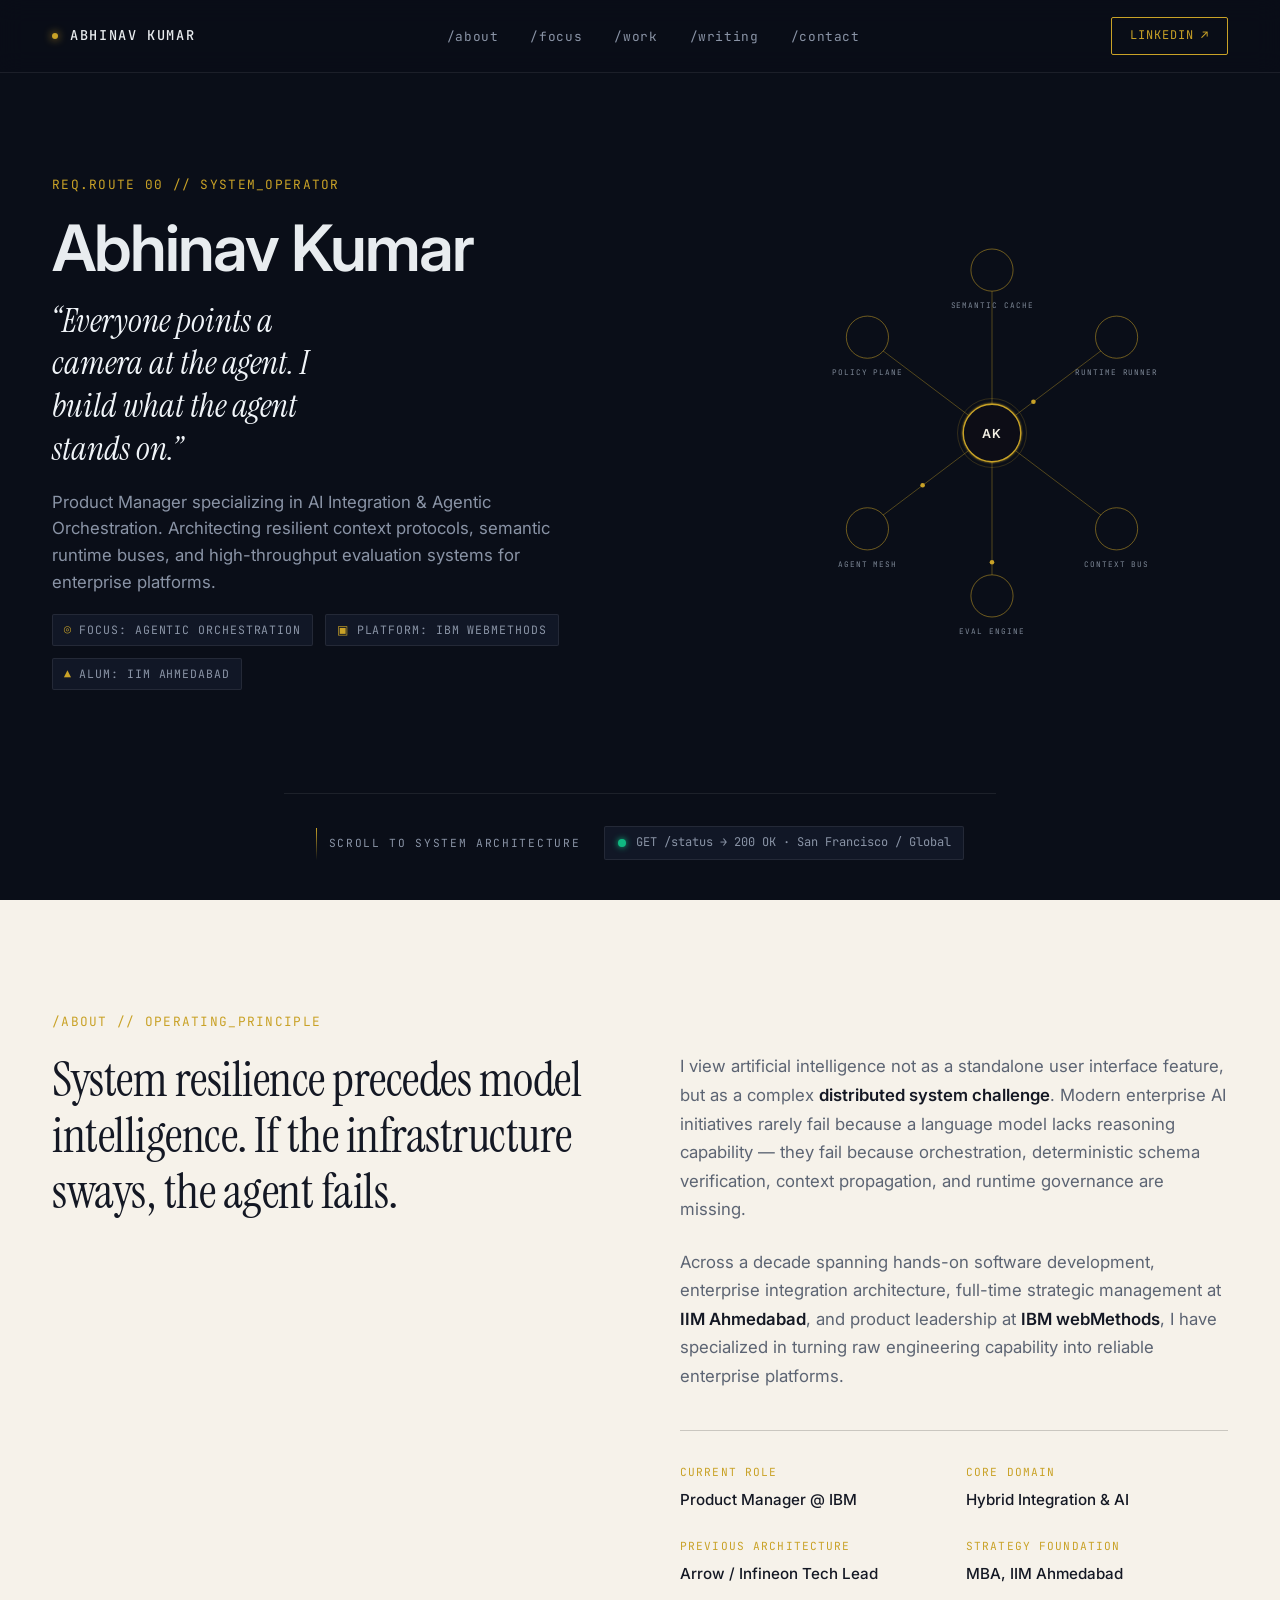
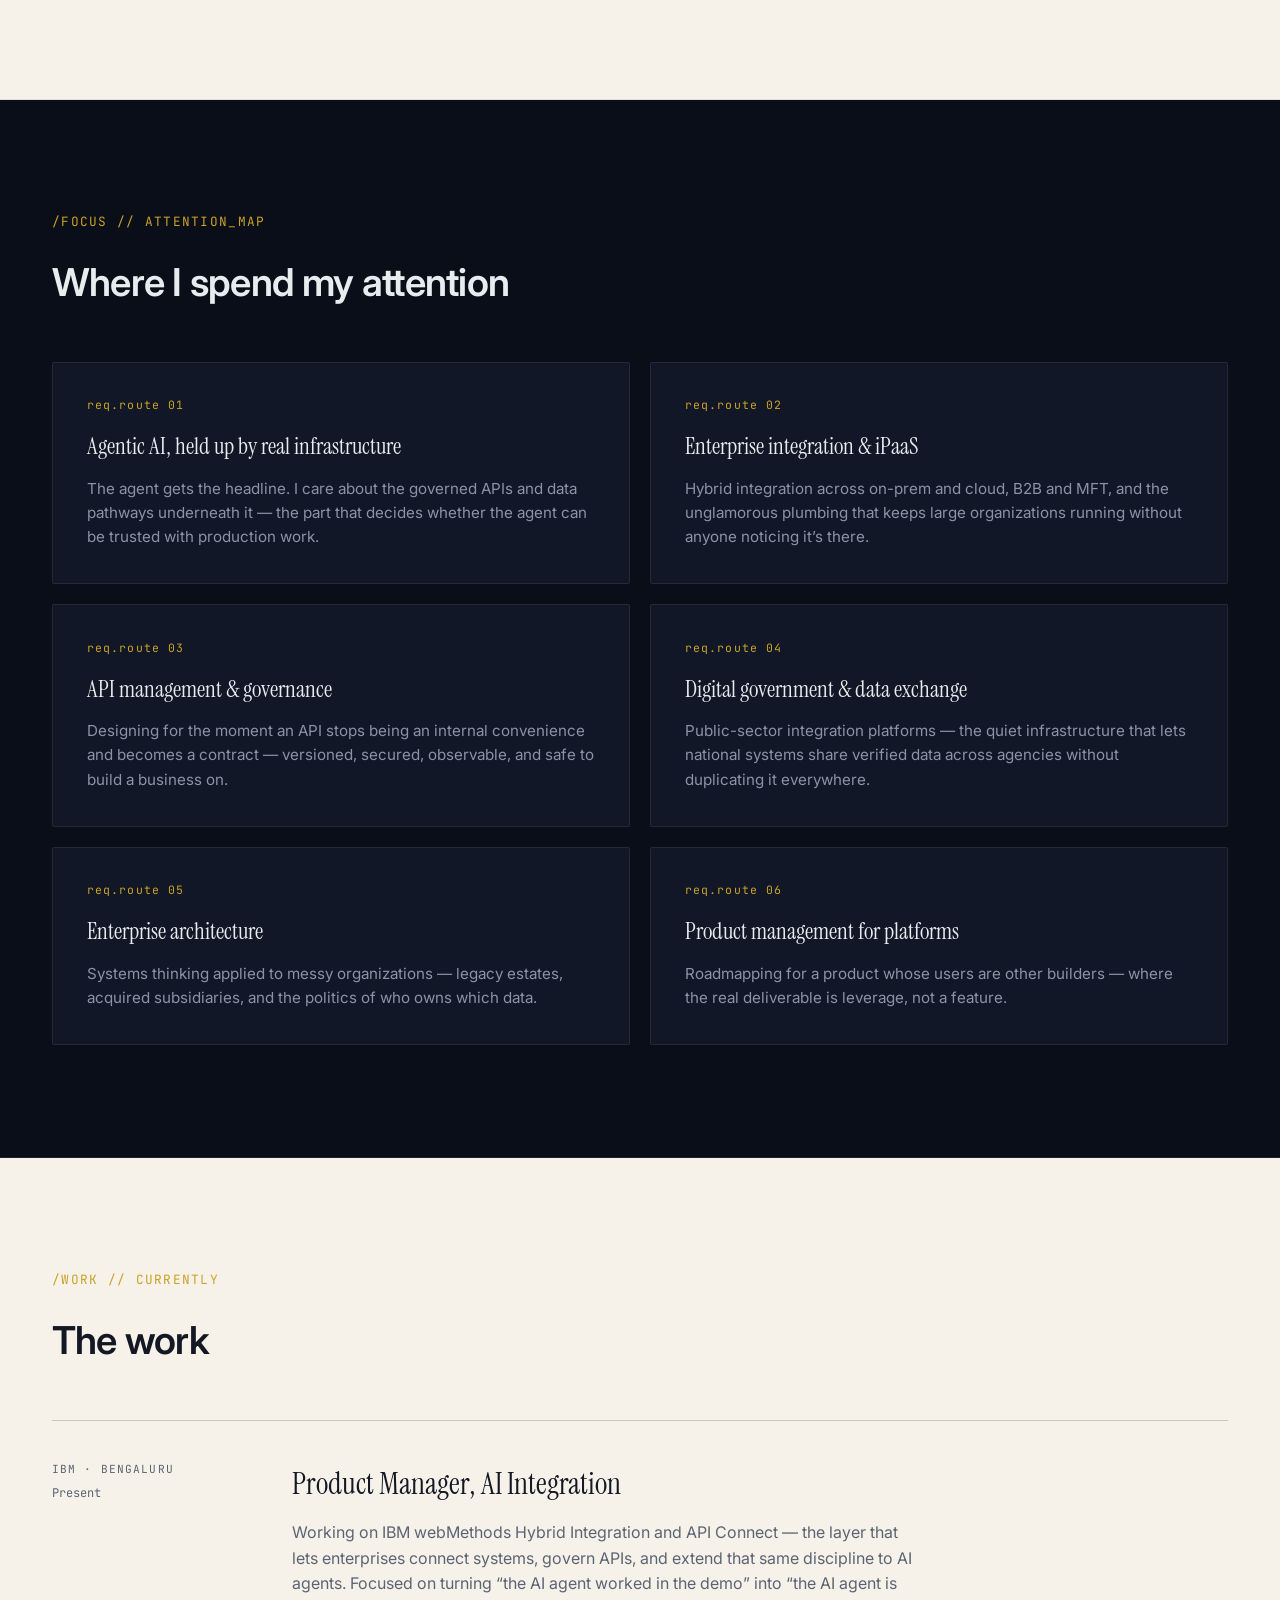
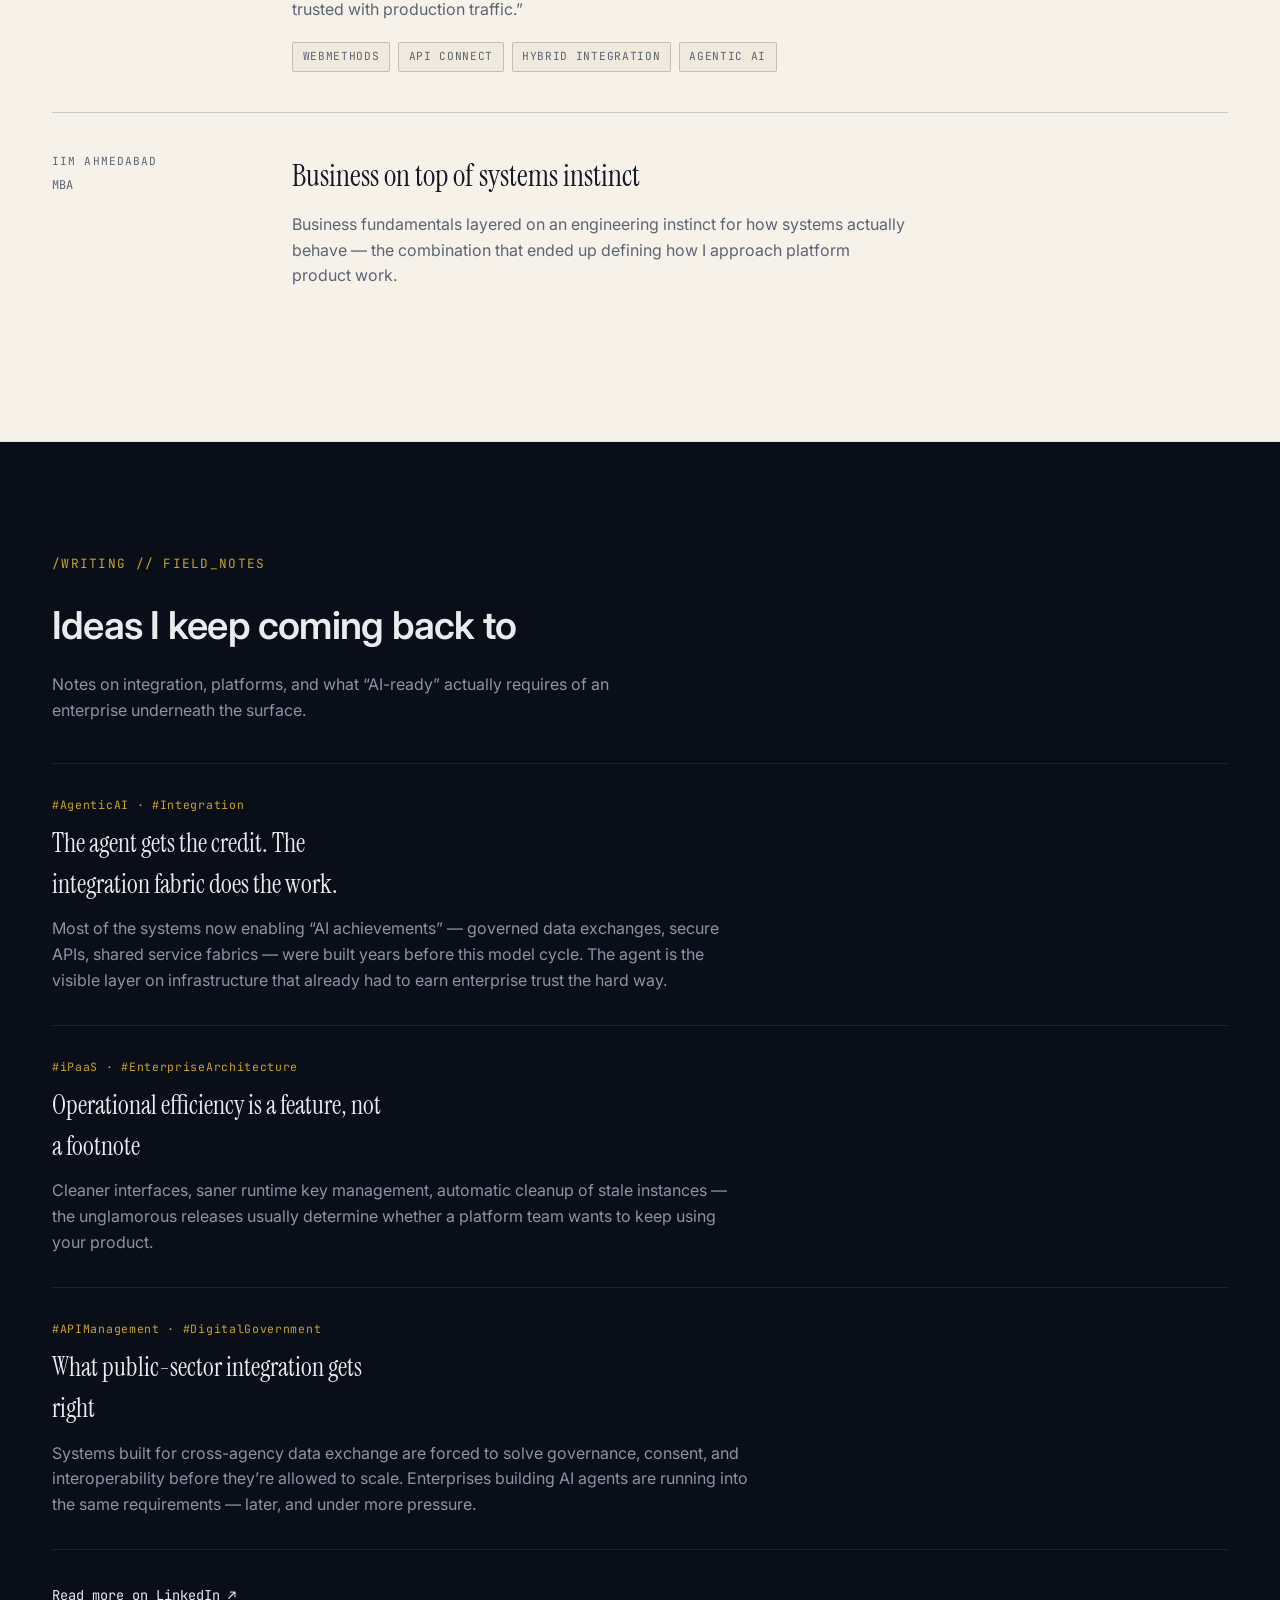
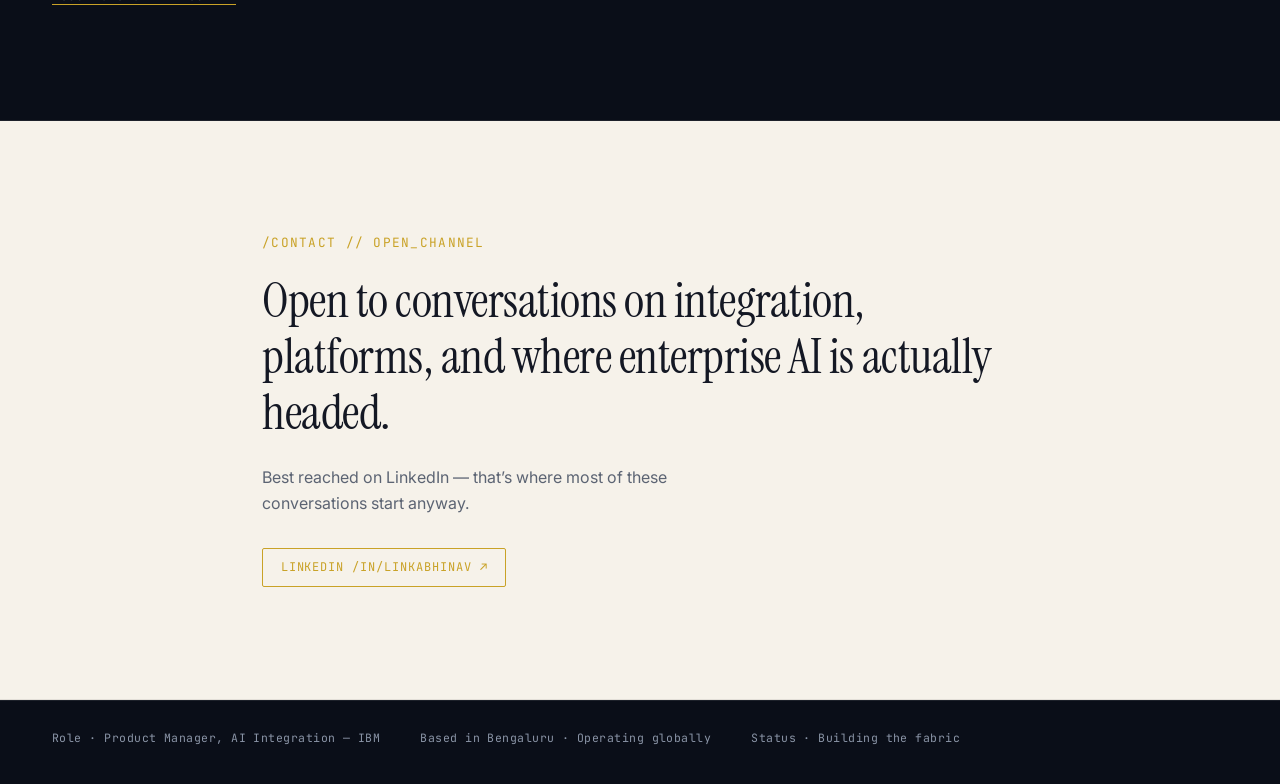
<file: index.html>
<!DOCTYPE html>
<html lang="en">
<head>
  <meta charset="UTF-8" />
  <meta name="viewport" content="width=device-width, initial-scale=1.0" />
  <title>Abhinav Kumar — Product Manager, AI Integration</title>
  <meta name="description" content="Product Manager specializing in AI Integration and Agentic Orchestration." />
  <link rel="preconnect" href="https://fonts.googleapis.com" />
  <link rel="preconnect" href="https://fonts.gstatic.com" crossorigin />
  <link href="https://fonts.googleapis.com/css2?family=Instrument+Serif:ital@0;1&family=Inter:wght@300;400;500;600&family=JetBrains+Mono:wght@400;500&display=swap" rel="stylesheet" />
  <link rel="stylesheet" href="styles.css" />
</head>
<body>
  <a class="skip" href="#about">Skip to content</a>
  <header class="nav">
    <div class="nav-inner">
      <a class="brand" href="#hero"><span class="brand-dot"></span>ABHINAV KUMAR</a>
      <nav aria-label="Primary">
        <ul class="nav-menu">
          <li><a class="nav-link" href="#about">/about</a></li>
          <li><a class="nav-link" href="#focus">/focus</a></li>
          <li><a class="nav-link" href="#work">/work</a></li>
          <li><a class="nav-link" href="#writing">/writing</a></li>
          <li><a class="nav-link" href="#contact">/contact</a></li>
        </ul>
      </nav>
      <a class="btn-outline" href="https://www.linkedin.com/in/linkabhinav/" target="_blank" rel="noopener noreferrer">LinkedIn ↗</a>
    </div>
  </header>
  <main>
    <section class="hero" id="hero">
      <div class="container hero-grid">
        <div class="hero-copy">
          <p class="route-prefix">REQ.ROUTE 00 // SYSTEM_OPERATOR</p>
          <h1 class="hero-name">Abhinav Kumar</h1>
          <p class="hero-manifesto">“Everyone points a camera at the agent. I build what the agent stands on.”</p>
          <p class="hero-body">Product Manager specializing in AI Integration &amp; Agentic Orchestration. Architecting resilient context protocols, semantic runtime buses, and high-throughput evaluation systems for enterprise platforms.</p>
          <div class="hero-chips">
            <span class="meta-tag meta-tag-dark"><span class="chip-mark">◎</span> Focus: Agentic Orchestration</span>
            <span class="meta-tag meta-tag-dark"><span class="chip-mark">▣</span> Platform: IBM webMethods</span>
            <span class="meta-tag meta-tag-dark"><span class="chip-mark">▲</span> Alum: IIM Ahmedabad</span>
          </div>
        </div>
        <div class="canvas-wrap" aria-hidden="true">
          <svg id="graph" viewBox="0 0 480 480">
            <defs>
              <filter id="glow"><feGaussianBlur stdDeviation="1.2" result="b"/><feMerge><feMergeNode in="b"/><feMergeNode in="SourceGraphic"/></feMerge></filter>
            </defs>
            <g fill="none" stroke="#C9A227" stroke-width="0.8" opacity="0.5">
              <path id="p0" d="M240,240 L240,78"/>
              <path id="p1" d="M240,240 L118,148"/>
              <path id="p2" d="M240,240 L362,148"/>
              <path id="p3" d="M240,240 L118,332"/>
              <path id="p4" d="M240,240 L362,332"/>
              <path id="p5" d="M240,240 L240,402"/>
            </g>
            <g fill="#C9A227">
              <circle class="bead" data-path="p0" r="2.4"/>
              <circle class="bead" data-path="p2" r="2.4"/>
              <circle class="bead" data-path="p3" r="2.4"/>
              <circle class="bead" data-path="p5" r="2.4"/>
            </g>
            <g text-anchor="middle">
              <g transform="translate(240,70)"><circle r="22" class="sat"/><text y="40" class="sat-label">SEMANTIC CACHE</text></g>
              <g transform="translate(110,140)"><circle r="22" class="sat"/><text y="40" class="sat-label">POLICY PLANE</text></g>
              <g transform="translate(370,140)"><circle r="22" class="sat"/><text y="40" class="sat-label">RUNTIME RUNNER</text></g>
              <g transform="translate(110,340)"><circle r="22" class="sat"/><text y="40" class="sat-label">AGENT MESH</text></g>
              <g transform="translate(370,340)"><circle r="22" class="sat"/><text y="40" class="sat-label">CONTEXT BUS</text></g>
              <g transform="translate(240,410)"><circle r="22" class="sat"/><text y="40" class="sat-label">EVAL ENGINE</text></g>
              <g transform="translate(240,240)"><circle r="36" class="hub-ring"/><circle r="30" class="hub"/><text y="5" class="hub-label">AK</text></g>
            </g>
          </svg>
        </div>
      </div>
      <div class="container hero-footer">
        <a class="scroll-indicator" href="#about"><span class="scroll-line"></span>Scroll to system architecture</a>
        <div class="status-terminal"><span class="live"></span>GET /status → 200 OK · San Francisco / Global</div>
      </div>
    </section>

    <section class="section-cream" id="about">
      <div class="container">
        <p class="route-prefix">/ABOUT // OPERATING_PRINCIPLE</p>
        <div class="about-split">
          <h2 class="about-headline">System resilience precedes model intelligence. If the infrastructure sways, the agent fails.</h2>
          <div class="about-copy">
            <p>I view artificial intelligence not as a standalone user interface feature, but as a complex <strong>distributed system challenge</strong>. Modern enterprise AI initiatives rarely fail because a language model lacks reasoning capability — they fail because orchestration, deterministic schema verification, context propagation, and runtime governance are missing.</p>
            <p>Across a decade spanning hands-on software development, enterprise integration architecture, full-time strategic management at <strong>IIM Ahmedabad</strong>, and product leadership at <strong>IBM webMethods</strong>, I have specialized in turning raw engineering capability into reliable enterprise platforms.</p>
            <div class="about-spec-grid">
              <div><p class="spec-label">Current role</p><p class="spec-value">Product Manager @ IBM</p></div>
              <div><p class="spec-label">Core domain</p><p class="spec-value">Hybrid Integration &amp; AI</p></div>
              <div><p class="spec-label">Previous architecture</p><p class="spec-value">Arrow / Infineon Tech Lead</p></div>
              <div><p class="spec-label">Strategy foundation</p><p class="spec-value">MBA, IIM Ahmedabad</p></div>
            </div>
          </div>
        </div>
      </div>
    </section>

    <section class="section-dark" id="focus">
      <div class="container">
        <p class="route-prefix">/FOCUS // ATTENTION_MAP</p>
        <h2 class="focus-headline">Where I spend my attention</h2>
        <ol class="focus-grid">
          <li class="focus-card"><p class="route-id">req.route 01</p><h3>Agentic AI, held up by real infrastructure</h3><p>The agent gets the headline. I care about the governed APIs and data pathways underneath it — the part that decides whether the agent can be trusted with production work.</p></li>
          <li class="focus-card"><p class="route-id">req.route 02</p><h3>Enterprise integration &amp; iPaaS</h3><p>Hybrid integration across on-prem and cloud, B2B and MFT, and the unglamorous plumbing that keeps large organizations running without anyone noticing it’s there.</p></li>
          <li class="focus-card"><p class="route-id">req.route 03</p><h3>API management &amp; governance</h3><p>Designing for the moment an API stops being an internal convenience and becomes a contract — versioned, secured, observable, and safe to build a business on.</p></li>
          <li class="focus-card"><p class="route-id">req.route 04</p><h3>Digital government &amp; data exchange</h3><p>Public-sector integration platforms — the quiet infrastructure that lets national systems share verified data across agencies without duplicating it everywhere.</p></li>
          <li class="focus-card"><p class="route-id">req.route 05</p><h3>Enterprise architecture</h3><p>Systems thinking applied to messy organizations — legacy estates, acquired subsidiaries, and the politics of who owns which data.</p></li>
          <li class="focus-card"><p class="route-id">req.route 06</p><h3>Product management for platforms</h3><p>Roadmapping for a product whose users are other builders — where the real deliverable is leverage, not a feature.</p></li>
        </ol>
      </div>
    </section>

    <section class="section-cream" id="work">
      <div class="container">
        <p class="route-prefix">/WORK // CURRENTLY</p>
        <h2 class="work-headline">The work</h2>
        <article class="chapter">
          <div class="chapter-aside"><p class="spec-label">IBM · Bengaluru</p><p class="chapter-year">Present</p></div>
          <div>
            <h3>Product Manager, AI Integration</h3>
            <p>Working on IBM webMethods Hybrid Integration and API Connect — the layer that lets enterprises connect systems, govern APIs, and extend that same discipline to AI agents. Focused on turning “the AI agent worked in the demo” into “the AI agent is trusted with production traffic.”</p>
            <ul class="pills"><li>webMethods</li><li>API Connect</li><li>Hybrid Integration</li><li>Agentic AI</li></ul>
          </div>
        </article>
        <article class="chapter">
          <div class="chapter-aside"><p class="spec-label">IIM Ahmedabad</p><p class="chapter-year">MBA</p></div>
          <div>
            <h3>Business on top of systems instinct</h3>
            <p>Business fundamentals layered on an engineering instinct for how systems actually behave — the combination that ended up defining how I approach platform product work.</p>
          </div>
        </article>
      </div>
    </section>

    <section class="section-dark" id="writing">
      <div class="container">
        <p class="route-prefix">/WRITING // FIELD_NOTES</p>
        <h2 class="focus-headline">Ideas I keep coming back to</h2>
        <p class="writing-lede">Notes on integration, platforms, and what “AI-ready” actually requires of an enterprise underneath the surface.</p>
        <ul class="notes">
          <li><p class="tags">#AgenticAI · #Integration</p><h3>The agent gets the credit. The integration fabric does the work.</h3><p>Most of the systems now enabling “AI achievements” — governed data exchanges, secure APIs, shared service fabrics — were built years before this model cycle. The agent is the visible layer on infrastructure that already had to earn enterprise trust the hard way.</p></li>
          <li><p class="tags">#iPaaS · #EnterpriseArchitecture</p><h3>Operational efficiency is a feature, not a footnote</h3><p>Cleaner interfaces, saner runtime key management, automatic cleanup of stale instances — the unglamorous releases usually determine whether a platform team wants to keep using your product.</p></li>
          <li><p class="tags">#APIManagement · #DigitalGovernment</p><h3>What public-sector integration gets right</h3><p>Systems built for cross-agency data exchange are forced to solve governance, consent, and interoperability before they’re allowed to scale. Enterprises building AI agents are running into the same requirements — later, and under more pressure.</p></li>
        </ul>
        <p class="outlink"><a href="https://www.linkedin.com/in/linkabhinav/" target="_blank" rel="noopener noreferrer">Read more on LinkedIn ↗</a></p>
      </div>
    </section>

    <section class="section-cream" id="contact">
      <div class="container contact-inner">
        <p class="route-prefix">/CONTACT // OPEN_CHANNEL</p>
        <h2 class="about-headline">Open to conversations on integration, platforms, and where enterprise AI is actually headed.</h2>
        <p class="contact-body">Best reached on LinkedIn — that’s where most of these conversations start anyway.</p>
        <a class="btn-outline btn-cream" href="https://www.linkedin.com/in/linkabhinav/" target="_blank" rel="noopener noreferrer">LinkedIn /in/linkabhinav ↗</a>
      </div>
    </section>
  </main>
  <footer class="site-foot">
    <div class="container foot-grid">
      <span>Role · Product Manager, AI Integration — IBM</span>
      <span>Based in Bengaluru · Operating globally</span>
      <span>Status · Building the fabric</span>
    </div>
  </footer>
  <script src="script.js"></script>
</body>
</html>
</file>
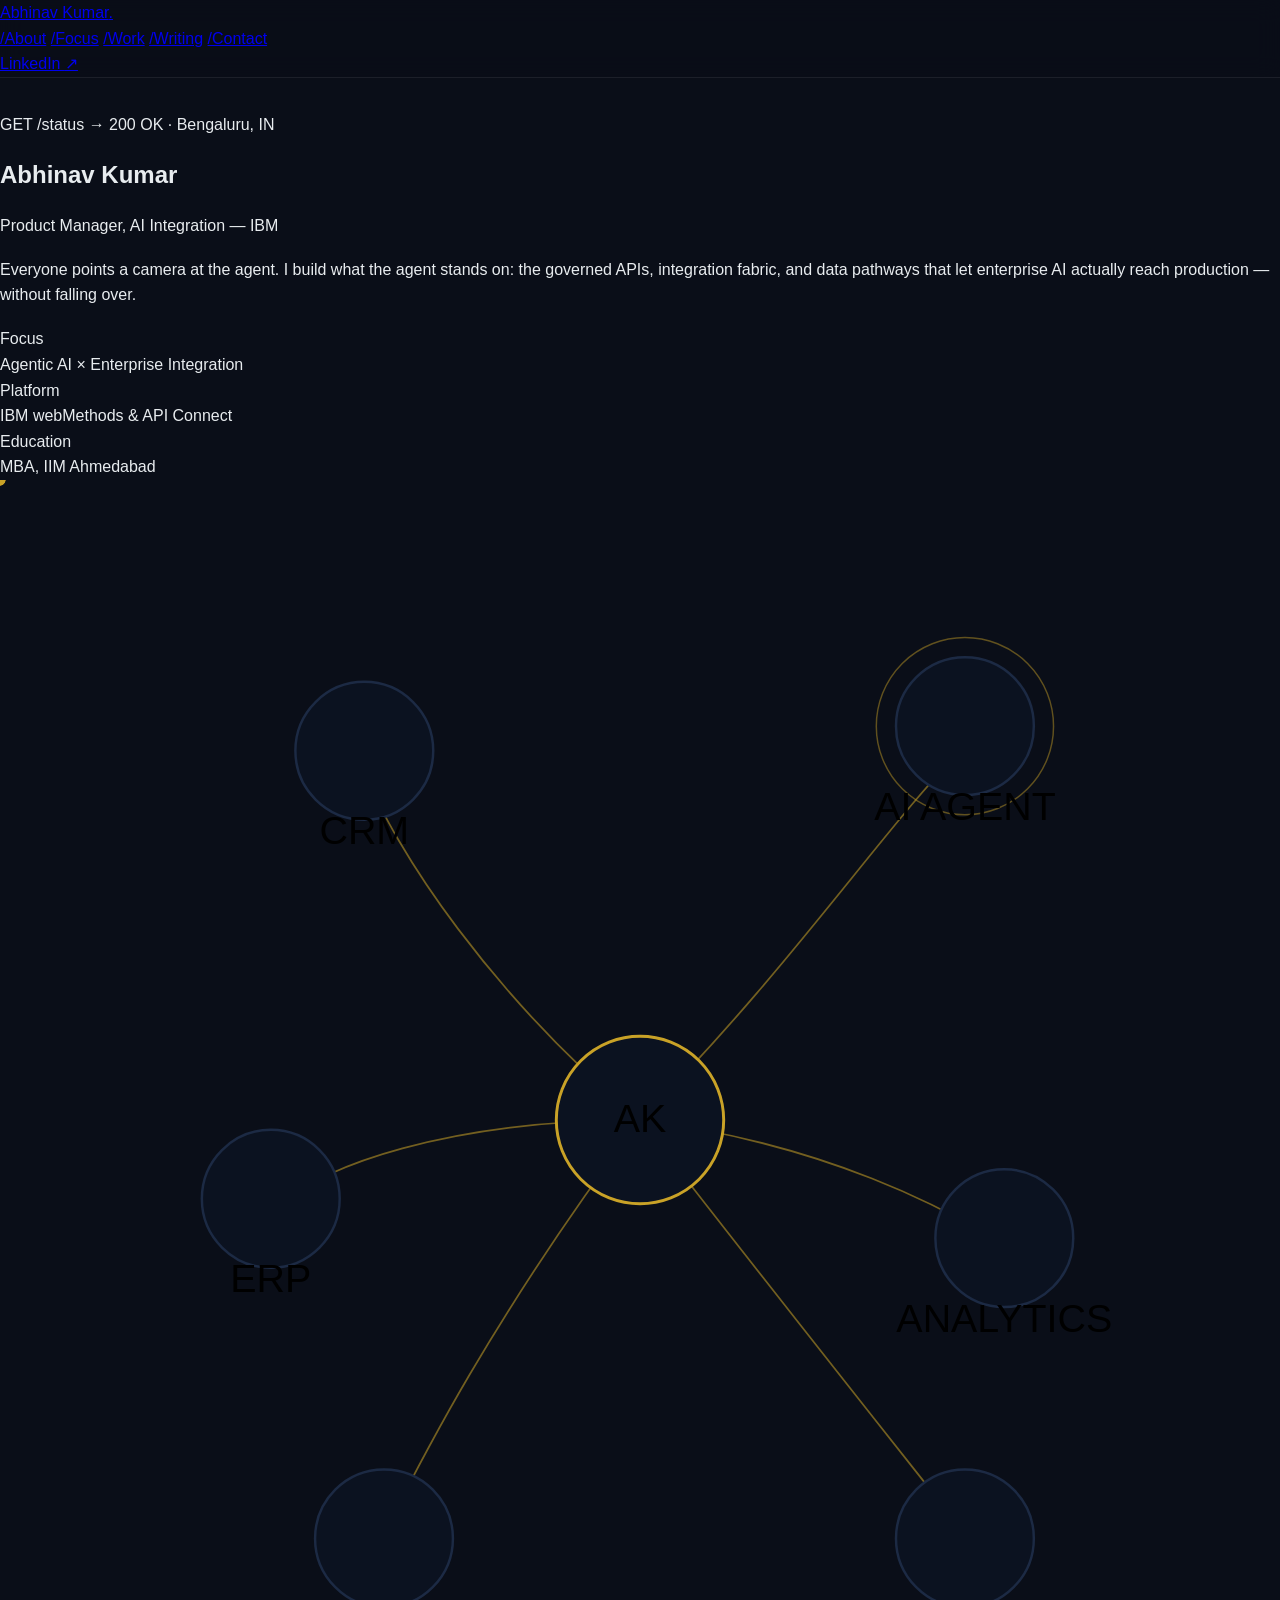
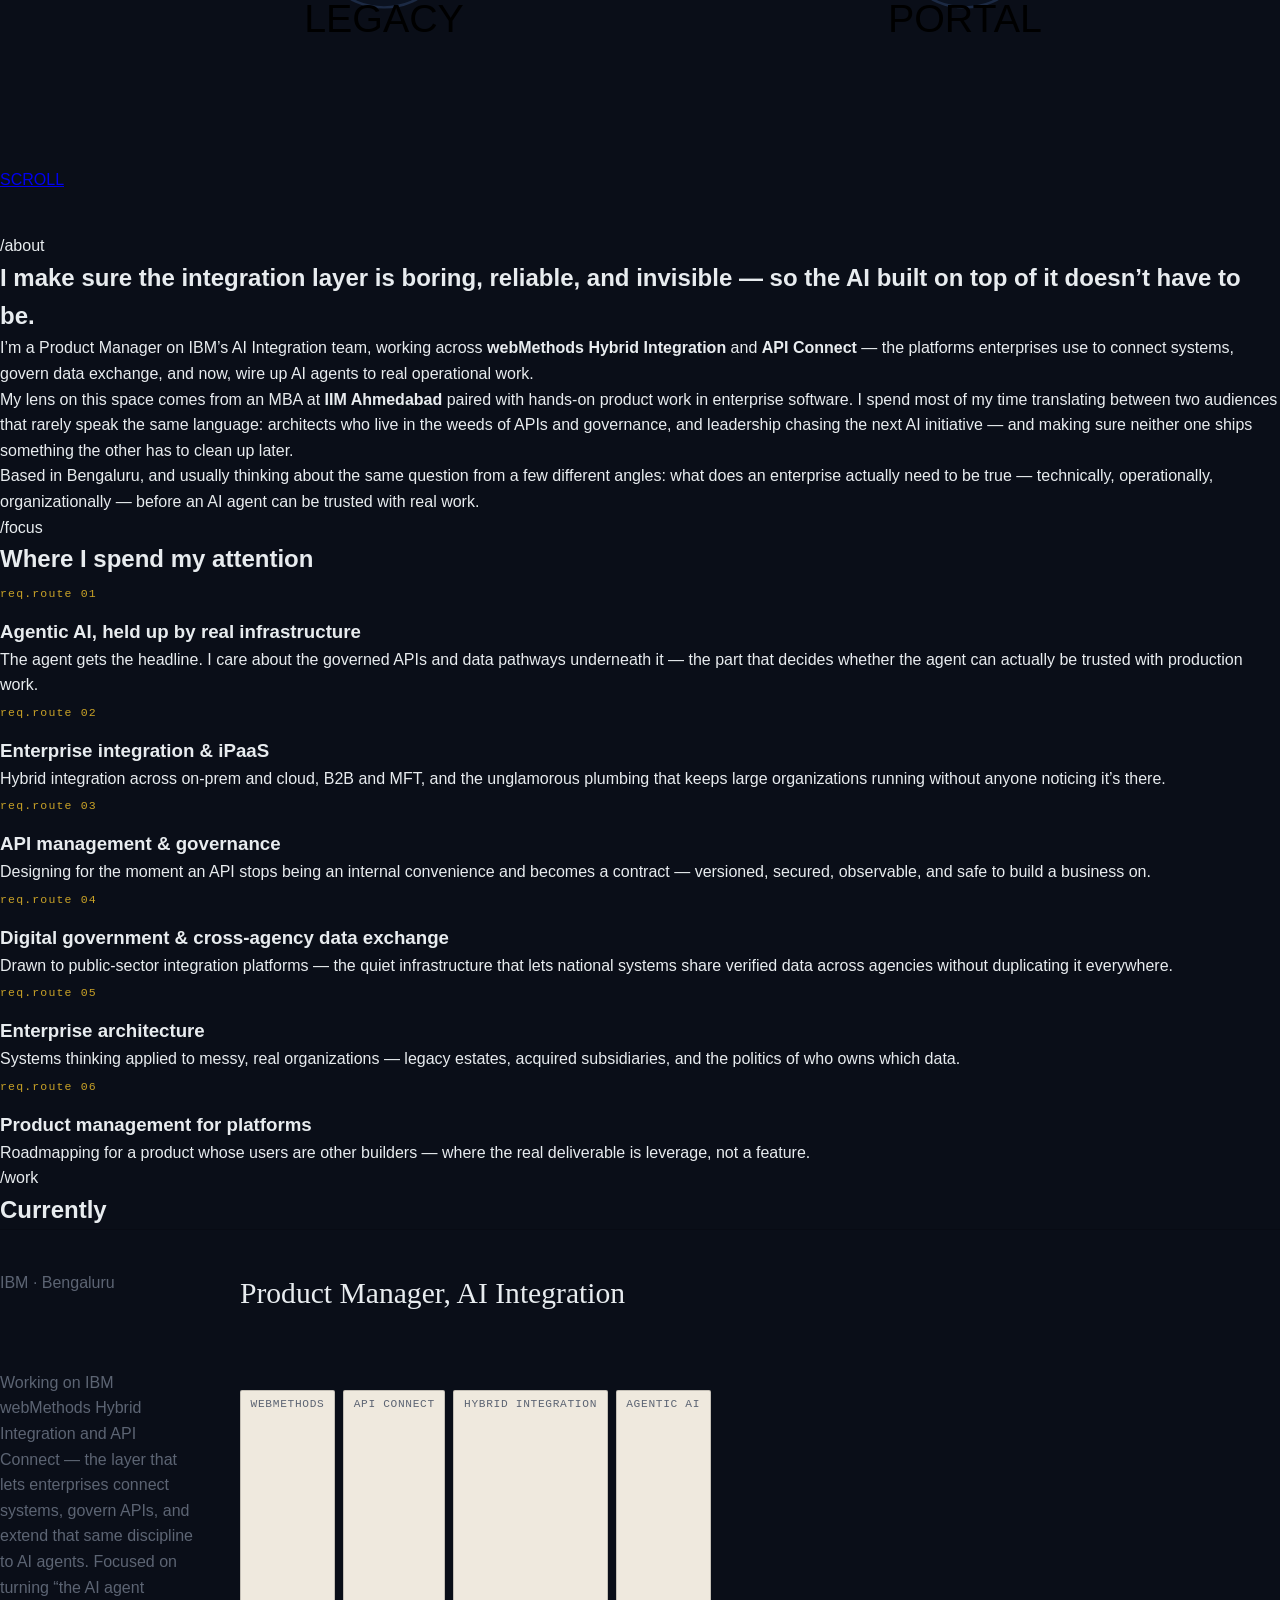
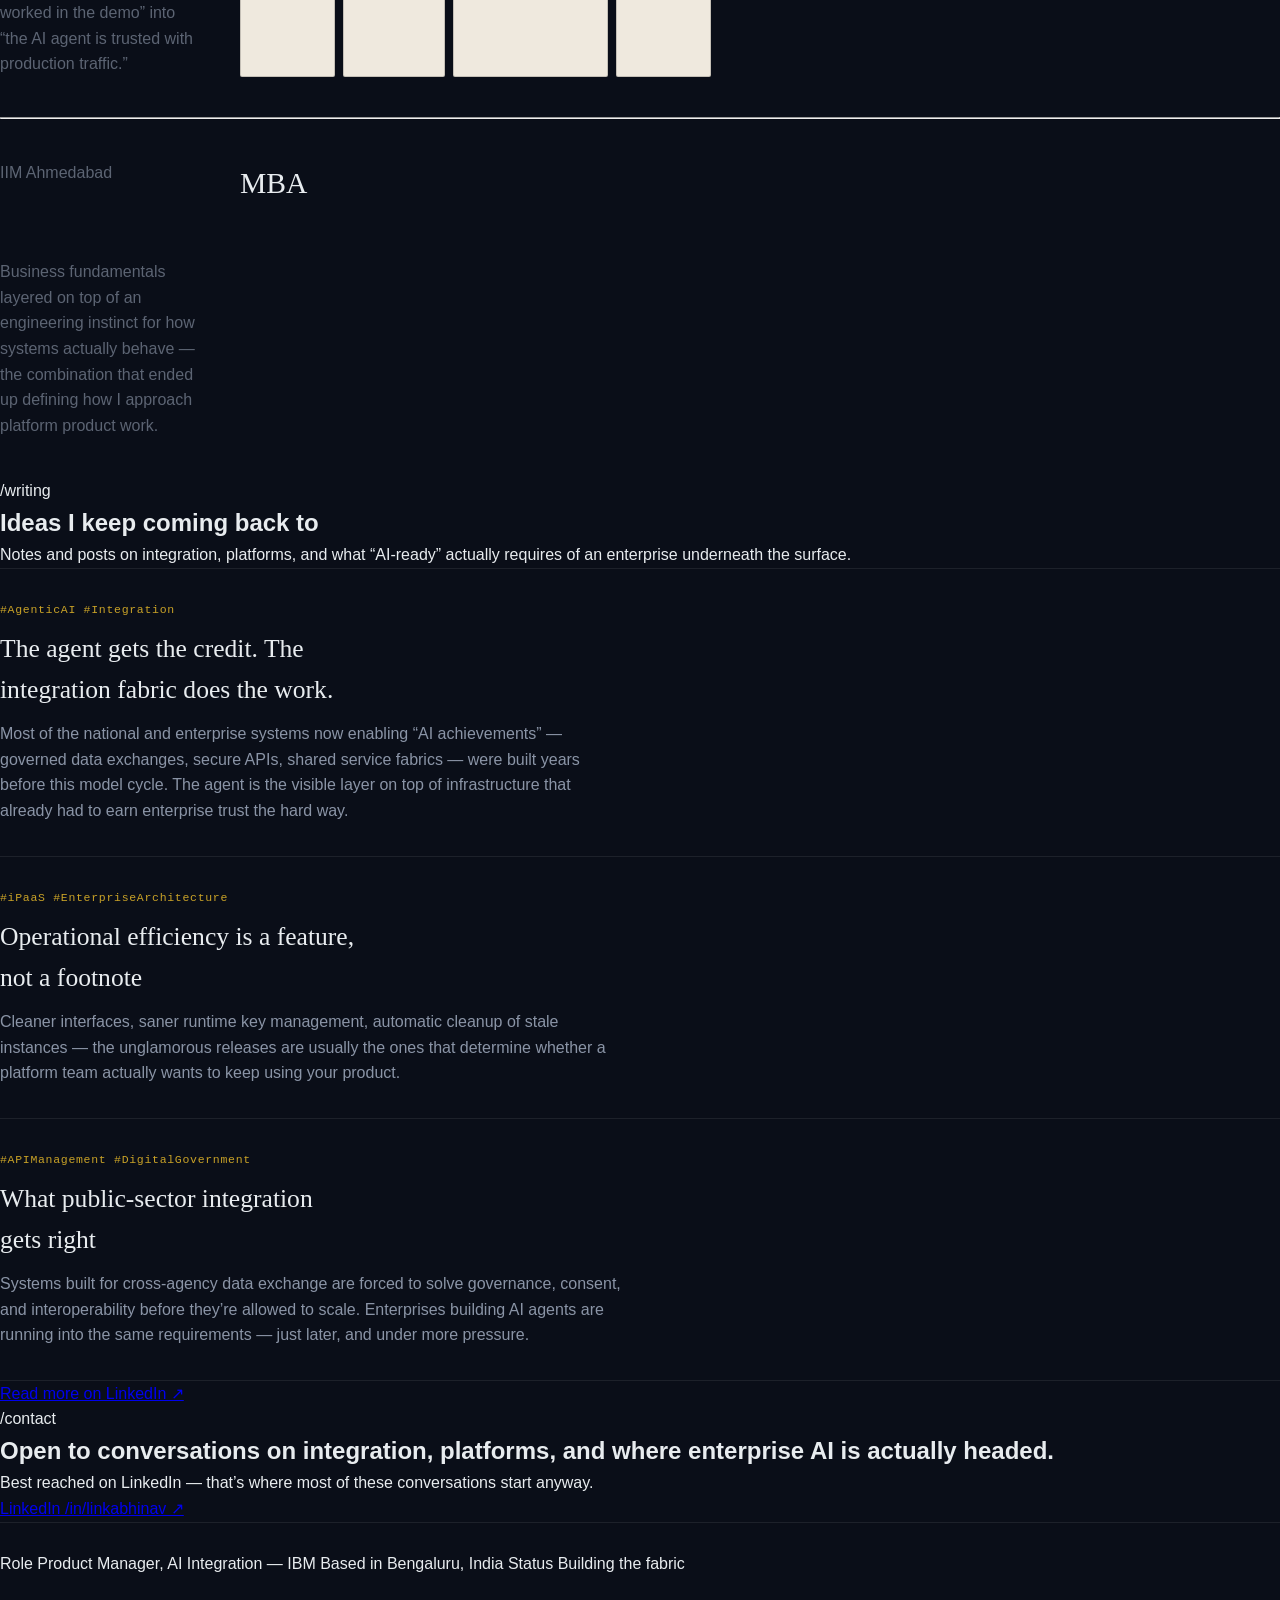
<file: bckup.html>
<!DOCTYPE html>
<html lang="en">
<head>
  <meta charset="UTF-8" />
  <meta name="viewport" content="width=device-width, initial-scale=1" />
  <title>Abhinav Kumar — Product Manager, AI Integration</title>
  <meta name="description" content="Product Manager, AI Integration at IBM. Governed APIs, integration fabric, and the infrastructure that lets enterprise AI reach production." />
  <link rel="preconnect" href="https://fonts.googleapis.com" />
  <link rel="preconnect" href="https://fonts.gstatic.com" crossorigin />
  <link href="https://fonts.googleapis.com/css2?family=IBM+Plex+Mono:wght@400;500&family=IBM+Plex+Sans:ital,wght@0,400;0,500;0,600;1,400&family=Newsreader:ital,opsz,wght@0,6..72,400;0,6..72,500;0,6..72,600;1,6..72,400&display=swap" rel="stylesheet" />
  <link rel="stylesheet" href="styles.css" />
</head>
<body>
  <a class="skip" href="#about">Skip to content</a>

  <header class="nav" id="nav">
    <a class="nav-name" href="#top">Abhinav Kumar<span class="dot">.</span></a>
    <nav class="nav-links" aria-label="Primary">
      <a href="#about">/About</a>
      <a href="#focus">/Focus</a>
      <a href="#work">/Work</a>
      <a href="#writing">/Writing</a>
      <a href="#contact">/Contact</a>
    </nav>
    <a class="nav-cta" href="https://www.linkedin.com/in/linkabhinav/" target="_blank" rel="noopener noreferrer">LinkedIn <span aria-hidden="true">↗</span></a>
  </header>

  <main id="top">
    <section class="hero" aria-label="Introduction">
      <div class="hero-copy">
        <p class="status"><span class="mono">GET /status → 200 OK</span> · Bengaluru, IN</p>
        <h1>Abhinav Kumar</h1>
        <p class="role">Product Manager, AI Integration — IBM</p>
        <p class="thesis">
          Everyone points a camera at the agent. I build what the agent stands on:
          the governed APIs, integration fabric, and data pathways that let
          enterprise AI actually reach production — without falling over.
        </p>
        <dl class="meta">
          <div>
            <dt>Focus</dt>
            <dd>Agentic AI × Enterprise Integration</dd>
          </div>
          <div>
            <dt>Platform</dt>
            <dd>IBM webMethods &amp; API Connect</dd>
          </div>
          <div>
            <dt>Education</dt>
            <dd>MBA, IIM Ahmedabad</dd>
          </div>
        </dl>
      </div>

      <div class="hero-viz" aria-hidden="true">
        <svg id="system-graph" viewBox="0 0 520 520" role="img">
          <defs>
            <filter id="soft">
              <feGaussianBlur stdDeviation="0.4" />
            </filter>
          </defs>
          <g class="edges" stroke="#C9A227" stroke-width="0.7" fill="none" opacity="0.55">
            <path id="e1" d="M260,260 C200,210 160,150 148,118" />
            <path id="e2" d="M260,260 C320,200 360,140 392,108" />
            <path id="e3" d="M260,260 C180,260 130,280 118,292" />
            <path id="e4" d="M260,260 C340,270 390,300 404,308" />
            <path id="e5" d="M260,260 C200,340 170,400 156,428" />
            <path id="e6" d="M260,260 C330,350 370,400 392,428" />
          </g>
          <g class="dots" fill="#C9A227">
            <circle class="trav t1" r="2.2" />
            <circle class="trav t2" r="2.2" />
            <circle class="trav t3" r="2.2" />
          </g>
          <g class="nodes" text-anchor="middle">
            <g class="node n-crm" transform="translate(148,110)">
              <circle r="28" fill="#0B1220" stroke="#1c2a44" stroke-width="1" />
              <text y="38" class="nlabel">CRM</text>
            </g>
            <g class="node n-agent" transform="translate(392,100)">
              <circle r="28" fill="#0B1220" stroke="#1c2a44" stroke-width="1" />
              <circle r="36" fill="none" stroke="#C9A227" stroke-width="0.6" opacity="0.45" class="orbit" />
              <text y="38" class="nlabel">AI AGENT</text>
            </g>
            <g class="node n-erp" transform="translate(110,292)">
              <circle r="28" fill="#0B1220" stroke="#1c2a44" stroke-width="1" />
              <text y="38" class="nlabel">ERP</text>
            </g>
            <g class="node n-an" transform="translate(408,308)">
              <circle r="28" fill="#0B1220" stroke="#1c2a44" stroke-width="1" />
              <text y="38" class="nlabel">ANALYTICS</text>
            </g>
            <g class="node n-leg" transform="translate(156,430)">
              <circle r="28" fill="#0B1220" stroke="#1c2a44" stroke-width="1" />
              <text y="38" class="nlabel">LEGACY</text>
            </g>
            <g class="node n-port" transform="translate(392,430)">
              <circle r="28" fill="#0B1220" stroke="#1c2a44" stroke-width="1" />
              <text y="38" class="nlabel">PORTAL</text>
            </g>
            <g class="node n-ak" transform="translate(260,260)">
              <circle r="34" fill="#0B1220" stroke="#C9A227" stroke-width="1.2" />
              <text y="5" class="monogram">AK</text>
            </g>
          </g>
        </svg>
      </div>

      <a class="scroll-hint" href="#about">
        <span class="hair"></span>
        <span>SCROLL</span>
      </a>
    </section>

    <section class="band cream" id="about">
      <p class="path">/about</p>
      <div class="split">
        <h2>I make sure the integration layer is boring, reliable, and invisible — so the AI built on top of it doesn’t have to be.</h2>
        <div class="prose">
          <p>I’m a Product Manager on IBM’s AI Integration team, working across <strong>webMethods Hybrid Integration</strong> and <strong>API Connect</strong> — the platforms enterprises use to connect systems, govern data exchange, and now, wire up AI agents to real operational work.</p>
          <p>My lens on this space comes from an MBA at <strong>IIM Ahmedabad</strong> paired with hands-on product work in enterprise software. I spend most of my time translating between two audiences that rarely speak the same language: architects who live in the weeds of APIs and governance, and leadership chasing the next AI initiative — and making sure neither one ships something the other has to clean up later.</p>
          <p>Based in Bengaluru, and usually thinking about the same question from a few different angles: what does an enterprise actually need to be true — technically, operationally, organizationally — before an AI agent can be trusted with real work.</p>
        </div>
      </div>
    </section>

    <section class="band dark" id="focus">
      <p class="path gold">/focus</p>
      <h2>Where I spend my attention</h2>
      <ol class="routes">
        <li>
          <p class="route-id">req.route 01</p>
          <h3>Agentic AI, held up by real infrastructure</h3>
          <p>The agent gets the headline. I care about the governed APIs and data pathways underneath it — the part that decides whether the agent can actually be trusted with production work.</p>
        </li>
        <li>
          <p class="route-id">req.route 02</p>
          <h3>Enterprise integration &amp; iPaaS</h3>
          <p>Hybrid integration across on-prem and cloud, B2B and MFT, and the unglamorous plumbing that keeps large organizations running without anyone noticing it’s there.</p>
        </li>
        <li>
          <p class="route-id">req.route 03</p>
          <h3>API management &amp; governance</h3>
          <p>Designing for the moment an API stops being an internal convenience and becomes a contract — versioned, secured, observable, and safe to build a business on.</p>
        </li>
        <li>
          <p class="route-id">req.route 04</p>
          <h3>Digital government &amp; cross-agency data exchange</h3>
          <p>Drawn to public-sector integration platforms — the quiet infrastructure that lets national systems share verified data across agencies without duplicating it everywhere.</p>
        </li>
        <li>
          <p class="route-id">req.route 05</p>
          <h3>Enterprise architecture</h3>
          <p>Systems thinking applied to messy, real organizations — legacy estates, acquired subsidiaries, and the politics of who owns which data.</p>
        </li>
        <li>
          <p class="route-id">req.route 06</p>
          <h3>Product management for platforms</h3>
          <p>Roadmapping for a product whose users are other builders — where the real deliverable is leverage, not a feature.</p>
        </li>
      </ol>
    </section>

    <section class="band cream" id="work">
      <p class="path">/work</p>
      <h2>Currently</h2>
      <article class="chapter">
        <p class="chapter-meta">IBM · Bengaluru</p>
        <h3>Product Manager, AI Integration</h3>
        <p>Working on IBM webMethods Hybrid Integration and API Connect — the layer that lets enterprises connect systems, govern APIs, and extend that same discipline to AI agents. Focused on turning “the AI agent worked in the demo” into “the AI agent is trusted with production traffic.”</p>
        <ul class="pills">
          <li>webMethods</li>
          <li>API Connect</li>
          <li>Hybrid Integration</li>
          <li>Agentic AI</li>
        </ul>
      </article>
      <hr class="rule" />
      <article class="chapter">
        <p class="chapter-meta">IIM Ahmedabad</p>
        <h3>MBA</h3>
        <p>Business fundamentals layered on top of an engineering instinct for how systems actually behave — the combination that ended up defining how I approach platform product work.</p>
      </article>
    </section>

    <section class="band dark" id="writing">
      <p class="path gold">/writing</p>
      <h2>Ideas I keep coming back to</h2>
      <p class="lede">Notes and posts on integration, platforms, and what “AI-ready” actually requires of an enterprise underneath the surface.</p>
      <ul class="notes">
        <li>
          <p class="tags">#AgenticAI #Integration</p>
          <h3>The agent gets the credit. The integration fabric does the work.</h3>
          <p>Most of the national and enterprise systems now enabling “AI achievements” — governed data exchanges, secure APIs, shared service fabrics — were built years before this model cycle. The agent is the visible layer on top of infrastructure that already had to earn enterprise trust the hard way.</p>
        </li>
        <li>
          <p class="tags">#iPaaS #EnterpriseArchitecture</p>
          <h3>Operational efficiency is a feature, not a footnote</h3>
          <p>Cleaner interfaces, saner runtime key management, automatic cleanup of stale instances — the unglamorous releases are usually the ones that determine whether a platform team actually wants to keep using your product.</p>
        </li>
        <li>
          <p class="tags">#APIManagement #DigitalGovernment</p>
          <h3>What public-sector integration gets right</h3>
          <p>Systems built for cross-agency data exchange are forced to solve governance, consent, and interoperability before they’re allowed to scale. Enterprises building AI agents are running into the same requirements — just later, and under more pressure.</p>
        </li>
      </ul>
      <p class="out">
        <a href="https://www.linkedin.com/in/linkabhinav/" target="_blank" rel="noopener noreferrer">Read more on LinkedIn ↗</a>
      </p>
    </section>

    <section class="band cream contact" id="contact">
      <p class="path">/contact</p>
      <h2>Open to conversations on integration, platforms, and where enterprise AI is actually headed.</h2>
      <p class="lede tight">Best reached on LinkedIn — that’s where most of these conversations start anyway.</p>
      <a class="big-link" href="https://www.linkedin.com/in/linkabhinav/" target="_blank" rel="noopener noreferrer">LinkedIn /in/linkabhinav ↗</a>
    </section>
  </main>

  <footer class="site-foot">
    <span>Role Product Manager, AI Integration — IBM</span>
    <span>Based in Bengaluru, India</span>
    <span>Status Building the fabric</span>
  </footer>

  <script src="script.js"></script>
</body>
</html>
</file>
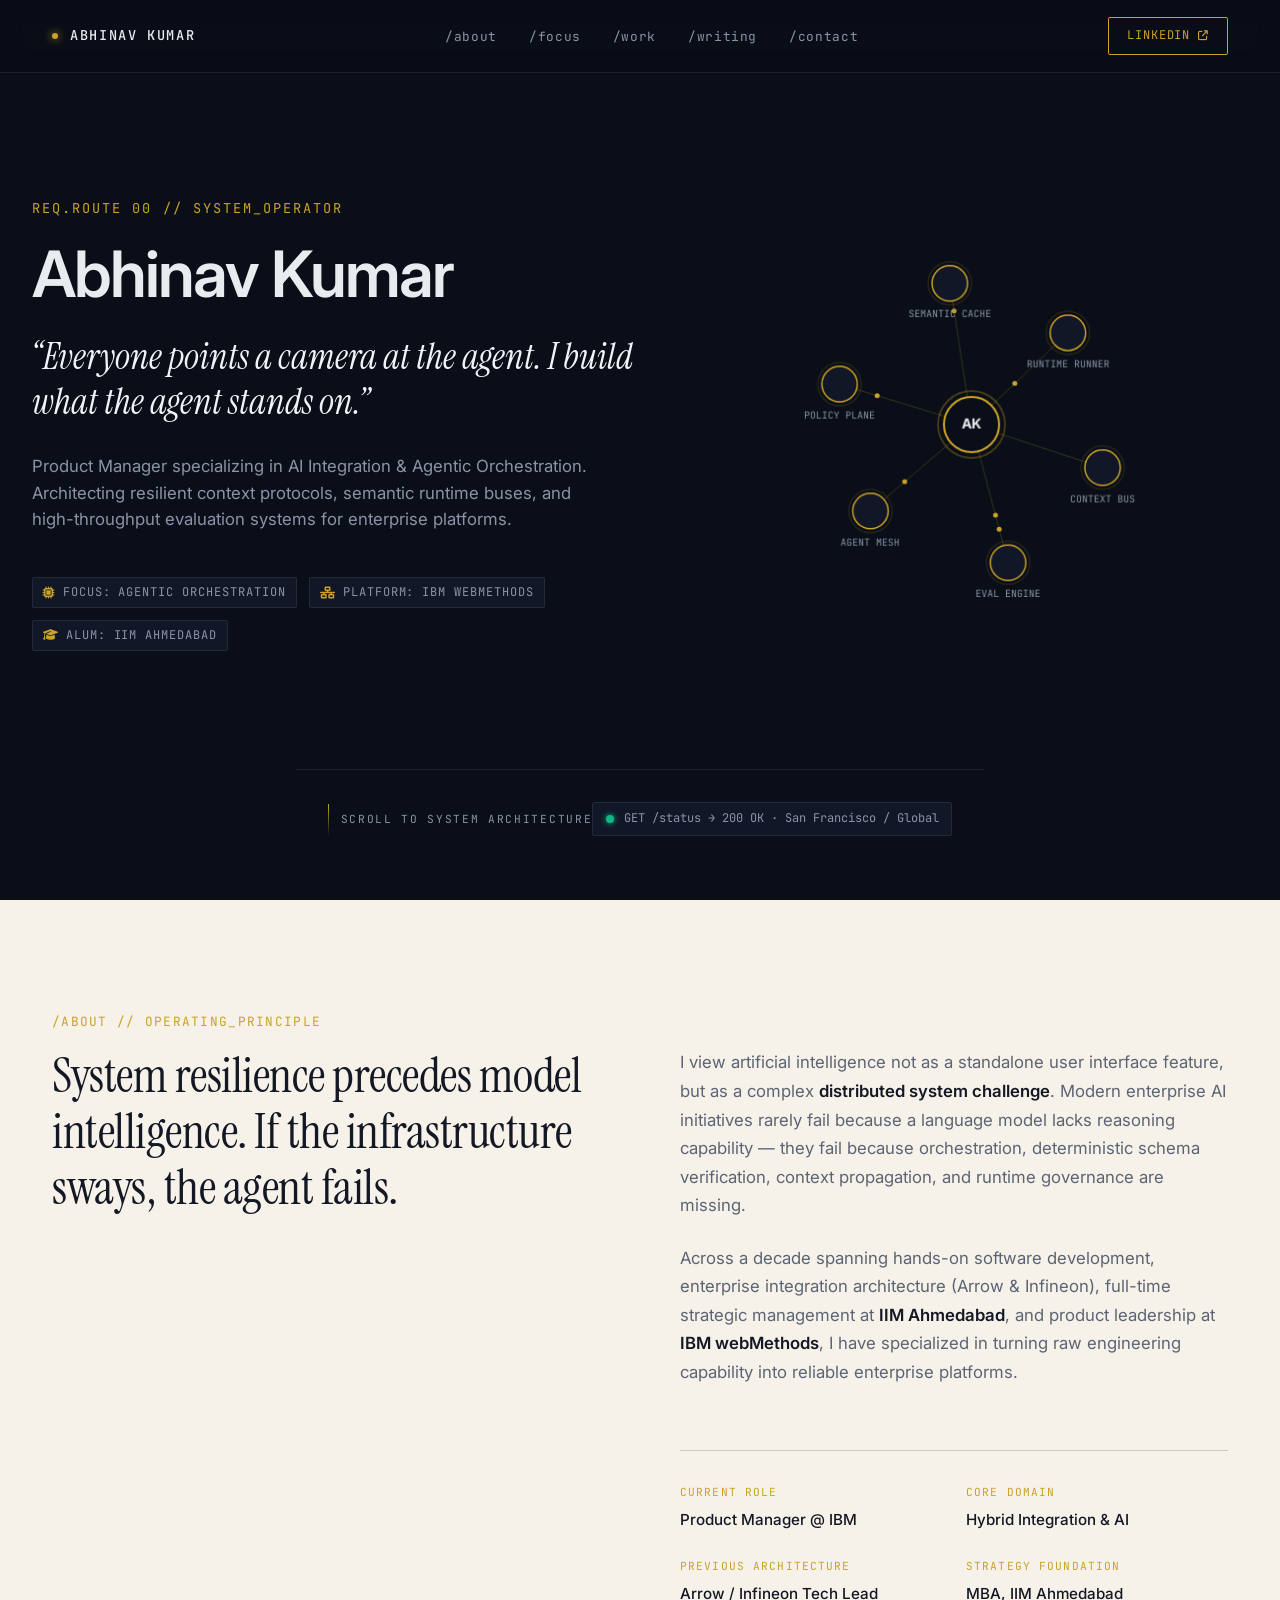
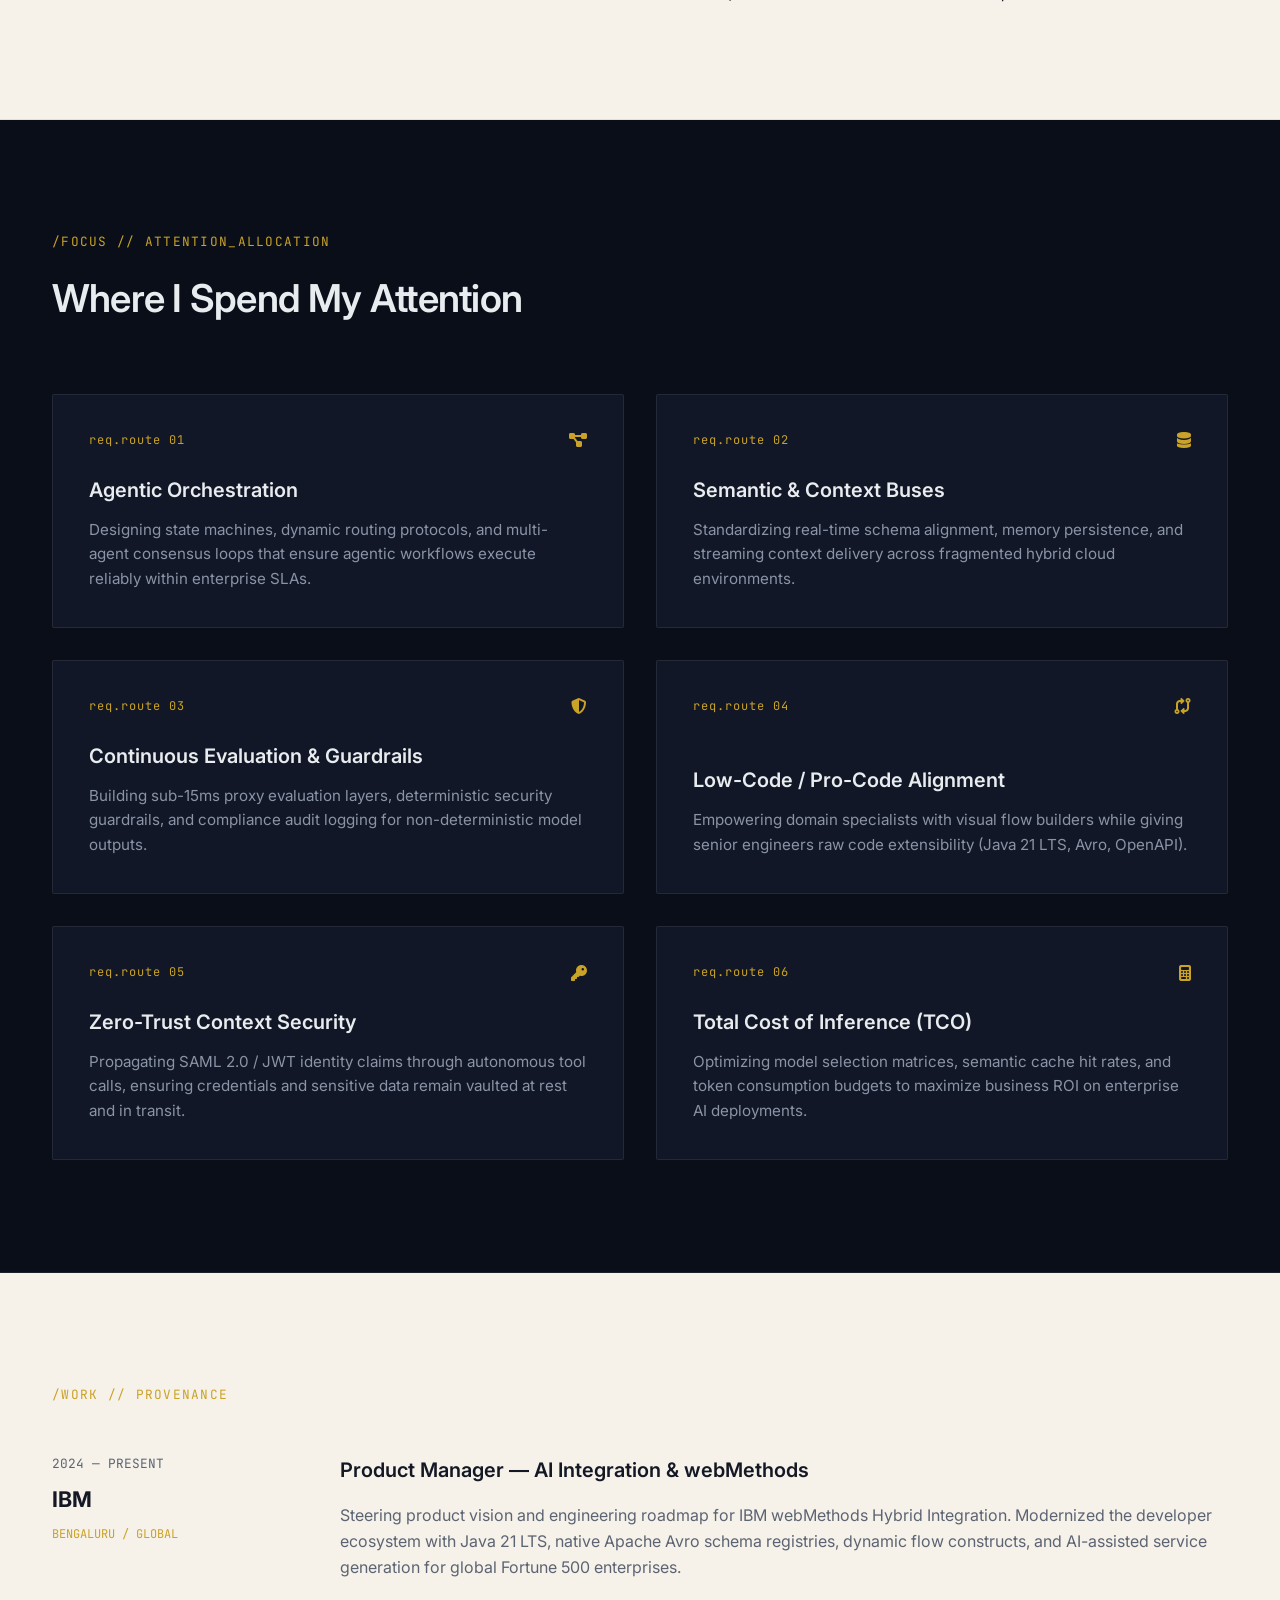
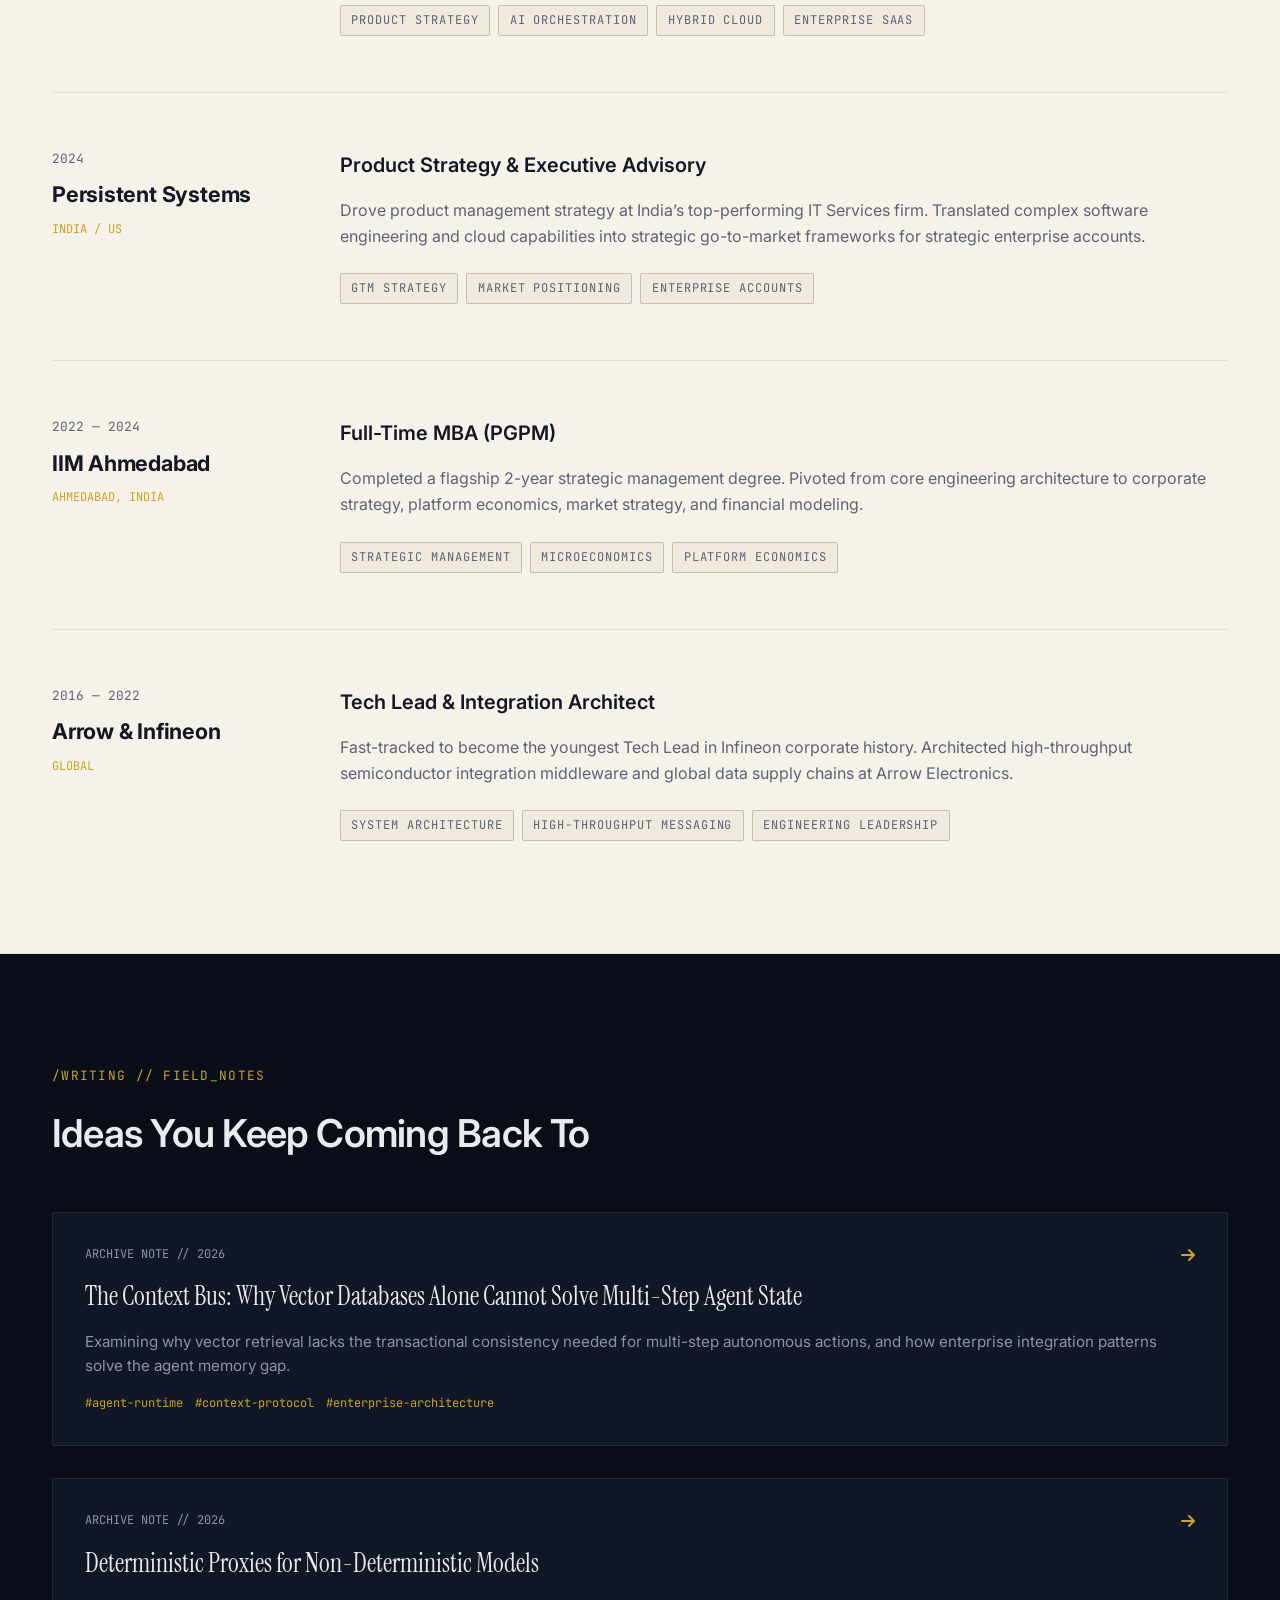
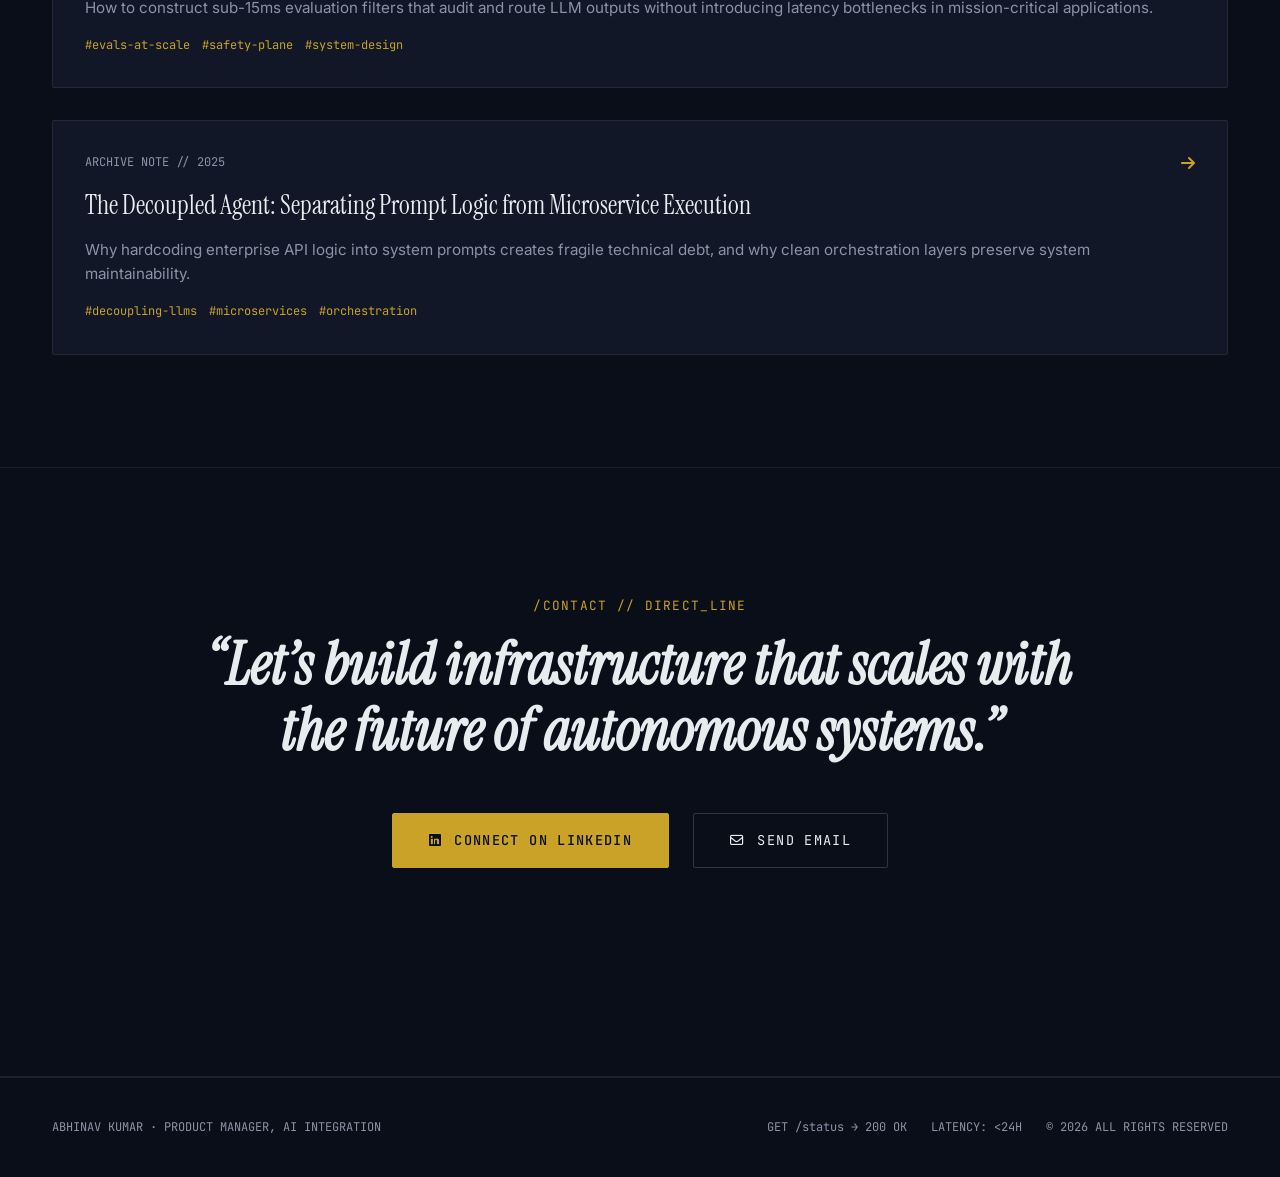
<file: Gemini_bckup_ind.html>
<!DOCTYPE html>
<html lang="en" class="scroll-smooth">
<head>
  <meta charset="UTF-8">
  <meta name="viewport" content="width=device-width, initial-scale=1.0">
  <title>Abhinav Kumar — Product Manager, AI Integration</title>
  
  <!-- Typography: Instrument Serif, Inter, and JetBrains Mono -->
  <link rel="preconnect" href="https://fonts.googleapis.com">
  <link rel="preconnect" href="https://fonts.gstatic.com" crossorigin>
  <link href="https://fonts.googleapis.com/css2?family=Instrument+Serif:ital@0;1&family=Inter:wght@300;400;500;600&family=JetBrains+Mono:wght@400;500&display=swap" rel="stylesheet">
  
  <!-- Font Awesome Icons -->
  <link rel="stylesheet" href="https://cdnjs.cloudflare.com/ajax/libs/font-awesome/6.5.1/css/all.min.css">

  <style>
    /* ==========================================================================
       DESIGN SYSTEM & VARIABLES
       ========================================================================== */
    :root {
      /* Palette */
      --bg-dark: #0A0E18;
      --bg-dark-surface: #111726;
      --text-dark-primary: #E8ECEF;
      --text-dark-muted: #8A94A6;
      
      --bg-cream: #F6F2EA;
      --bg-cream-surface: #EFE9DE;
      --text-cream-primary: #141824;
      --text-cream-muted: #5C6473;
      
      --accent-gold: #C9A227;
      --accent-gold-faint: rgba(201, 162, 39, 0.12);
      --accent-gold-glow: rgba(201, 162, 39, 0.25);

      --border-dark: rgba(255, 255, 255, 0.08);
      --border-dark-strong: rgba(255, 255, 255, 0.16);
      --border-cream: rgba(0, 0, 0, 0.08);
      --border-cream-strong: rgba(0, 0, 0, 0.18);

      /* Fonts */
      --font-serif: 'Instrument Serif', Georgia, serif;
      --font-sans: 'Inter', -apple-system, BlinkMacSystemFont, sans-serif;
      --font-mono: 'JetBrains Mono', monospace;
    }

    /* Reset & Base Styles */
    *, *::before, *::after {
      box-sizing: border-box;
      margin: 0;
      padding: 0;
    }

    html, body {
      width: 100%;
      background-color: var(--bg-dark);
      color: var(--text-dark-primary);
      font-family: var(--font-sans);
      font-size: 16px;
      line-height: 1.6;
      -webkit-font-smoothing: antialiased;
      -moz-osx-font-smoothing: grayscale;
    }

    ::selection {
      background: var(--accent-gold);
      color: var(--bg-dark);
    }

    /* Typography Helpers */
    .font-serif { font-family: var(--font-serif); }
    .font-sans { font-family: var(--font-sans); }
    .font-mono { font-family: var(--font-mono); }

    .text-gold { color: var(--accent-gold); }

    /* Layout Containers */
    .container {
      max-width: 1240px;
      margin: 0 auto;
      padding-left: 2rem;
      padding-right: 2rem;
    }

    /* Section Bands */
    .section-dark {
      background-color: var(--bg-dark);
      color: var(--text-dark-primary);
      padding: 7rem 0;
      border-bottom: 1px solid var(--border-dark);
    }

    .section-cream {
      background-color: var(--bg-cream);
      color: var(--text-cream-primary);
      padding: 7rem 0;
      border-bottom: 1px solid var(--border-cream);
    }

    /* Hairline Dividers & Badges */
    .hairline-dark { border-color: var(--border-dark); }
    .hairline-cream { border-color: var(--border-cream); }

    .meta-tag {
      font-family: var(--font-mono);
      font-size: 0.75rem;
      letter-spacing: 0.08em;
      text-transform: uppercase;
      padding: 0.3rem 0.65rem;
      border-radius: 2px;
      display: inline-flex;
      align-items: center;
      gap: 0.4rem;
      white-space: nowrap;
    }

    .meta-tag-dark {
      background: var(--bg-dark-surface);
      border: 1px solid var(--border-dark);
      color: var(--text-dark-muted);
    }

    .meta-tag-cream {
      background: var(--bg-cream-surface);
      border: 1px solid var(--border-cream-strong);
      color: var(--text-cream-muted);
    }

    .route-prefix {
      font-family: var(--font-mono);
      font-size: 0.8rem;
      letter-spacing: 0.1em;
      color: var(--accent-gold);
      text-transform: uppercase;
      margin-bottom: 1rem;
      display: block;
    }

    /* Navigation */
    header {
      position: fixed;
      top: 0;
      left: 0;
      width: 100%;
      z-index: 100;
      background: rgba(10, 14, 24, 0.85);
      backdrop-filter: blur(12px);
      -webkit-backdrop-filter: blur(12px);
      border-bottom: 1px solid var(--border-dark);
      transition: all 0.3s ease;
    }

    .nav-inner {
      display: flex;
      align-items: center;
      justify-content: space-between;
      height: 4.5rem;
    }

    .brand-logo {
      font-family: var(--font-mono);
      font-size: 0.85rem;
      font-weight: 500;
      letter-spacing: 0.12em;
      color: var(--text-dark-primary);
      text-decoration: none;
      display: flex;
      align-items: center;
      gap: 0.75rem;
    }

    .brand-dot {
      width: 6px;
      height: 6px;
      background-color: var(--accent-gold);
      border-radius: 50%;
      display: inline-block;
      box-shadow: 0 0 8px var(--accent-gold);
    }

    .nav-menu {
      display: flex;
      align-items: center;
      gap: 2rem;
      list-style: none;
    }

    .nav-link {
      font-family: var(--font-mono);
      font-size: 0.8rem;
      color: var(--text-dark-muted);
      text-decoration: none;
      letter-spacing: 0.05em;
      position: relative;
      padding-bottom: 2px;
      transition: color 0.2s ease;
    }

    .nav-link::after {
      content: '';
      position: absolute;
      bottom: 0;
      left: 0;
      width: 0%;
      height: 1px;
      background-color: var(--accent-gold);
      transition: width 0.25s ease;
    }

    .nav-link:hover {
      color: var(--text-dark-primary);
    }

    .nav-link:hover::after {
      width: 100%;
    }

    .btn-outline {
      font-family: var(--font-mono);
      font-size: 0.75rem;
      letter-spacing: 0.08em;
      text-transform: uppercase;
      padding: 0.55rem 1.1rem;
      border: 1px solid var(--accent-gold);
      color: var(--accent-gold);
      background: transparent;
      text-decoration: none;
      border-radius: 2px;
      transition: all 0.25s ease;
      display: inline-flex;
      align-items: center;
      gap: 0.5rem;
    }

    .btn-outline:hover {
      background: var(--accent-gold-faint);
      color: #FFFFFF;
      border-color: #E2C054;
    }

    /* Mobile Nav Toggle */
    .mobile-toggle {
      display: none;
      background: none;
      border: none;
      color: var(--text-dark-primary);
      font-size: 1.25rem;
      cursor: pointer;
    }

    /* ==========================================================================
       HERO SECTION
       ========================================================================== */
    .hero-section {
      min-height: 100vh;
      padding-top: 7rem;
      padding-bottom: 4rem;
      display: flex;
      flex-direction: column;
      justify-content: space-between;
      position: relative;
      background-color: var(--bg-dark);
      overflow: hidden;
    }

    .hero-grid {
      display: grid;
      grid-template-columns: 1.15fr 0.85fr;
      gap: 4rem;
      align-items: center;
      margin: auto 0;
    }

    .hero-title-group {
      display: flex;
      flex-direction: column;
      gap: 1.25rem;
    }

    .hero-role {
      font-family: var(--font-mono);
      font-size: 0.85rem;
      letter-spacing: 0.15em;
      text-transform: uppercase;
      color: var(--accent-gold);
    }

    .hero-name {
      font-family: var(--font-sans);
      font-size: clamp(2.5rem, 5vw, 4.25rem);
      font-weight: 600;
      line-height: 1.05;
      letter-spacing: -0.03em;
      color: var(--text-dark-primary);
    }

    .hero-manifesto {
      font-family: var(--font-serif);
      font-size: clamp(1.6rem, 2.8vw, 2.3rem);
      line-height: 1.25;
      color: #F0F4F8;
      font-style: italic;
      margin-top: 0.5rem;
    }

    .hero-body {
      font-size: 1.05rem;
      color: var(--text-dark-muted);
      max-width: 580px;
      line-height: 1.6;
      margin-top: 0.5rem;
    }

    .hero-chips {
      display: flex;
      flex-wrap: wrap;
      gap: 0.75rem;
      margin-top: 1.5rem;
    }

    /* Hero System Canvas Visual */
    .canvas-container {
      width: 100%;
      aspect-ratio: 1 / 1;
      max-width: 480px;
      margin: 0 auto;
      position: relative;
      display: flex;
      align-items: center;
      justify-content: center;
    }

    #systemCanvas {
      width: 100%;
      height: 100%;
      display: block;
    }

    .hero-footer {
      display: flex;
      align-items: flex-end;
      justify-content: space-between;
      padding-top: 2rem;
      border-top: 1px solid var(--border-dark);
      margin-top: 2rem;
    }

    .scroll-indicator {
      display: flex;
      align-items: center;
      gap: 0.75rem;
      font-family: var(--font-mono);
      font-size: 0.7rem;
      letter-spacing: 0.15em;
      color: var(--text-dark-muted);
      text-transform: uppercase;
    }

    .scroll-line {
      width: 1px;
      height: 32px;
      background: linear-gradient(to bottom, var(--accent-gold), transparent);
    }

    .status-terminal {
      font-family: var(--font-mono);
      font-size: 0.75rem;
      color: var(--text-dark-muted);
      display: flex;
      align-items: center;
      gap: 0.6rem;
      background: var(--bg-dark-surface);
      padding: 0.4rem 0.8rem;
      border: 1px solid var(--border-dark);
      border-radius: 2px;
    }

    .status-badge {
      width: 8px;
      height: 8px;
      border-radius: 50%;
      background-color: #10B981;
      box-shadow: 0 0 6px #10B981;
    }

    /* ==========================================================================
       SECTION 1: /ABOUT (Editorial Cream)
       ========================================================================== */
    .about-split {
      display: grid;
      grid-template-columns: 1fr 1fr;
      gap: 5rem;
      align-items: start;
    }

    .about-headline {
      font-family: var(--font-serif);
      font-size: clamp(2.2rem, 3.8vw, 3.4rem);
      line-height: 1.15;
      font-weight: 400;
      color: var(--text-cream-primary);
      letter-spacing: -0.01em;
    }

    .about-copy {
      display: flex;
      flex-direction: column;
      gap: 1.5rem;
      font-size: 1.05rem;
      color: var(--text-cream-muted);
      line-height: 1.7;
    }

    .about-copy p strong {
      color: var(--text-cream-primary);
      font-weight: 600;
    }

    .about-spec-grid {
      display: grid;
      grid-template-columns: repeat(2, 1fr);
      gap: 1.5rem;
      margin-top: 2.5rem;
      padding-top: 2rem;
      border-top: 1px solid var(--border-cream-strong);
    }

    .spec-item {
      display: flex;
      flex-direction: column;
      gap: 0.3rem;
    }

    .spec-label {
      font-family: var(--font-mono);
      font-size: 0.7rem;
      letter-spacing: 0.1em;
      text-transform: uppercase;
      color: var(--accent-gold);
    }

    .spec-value {
      font-size: 0.95rem;
      font-weight: 500;
      color: var(--text-cream-primary);
    }

    /* ==========================================================================
       SECTION 2: /FOCUS (Dark Architecture Grid)
       ========================================================================== */
    .focus-header-group {
      margin-bottom: 4rem;
    }

    .focus-headline {
      font-family: var(--font-sans);
      font-size: clamp(1.8rem, 3vw, 2.75rem);
      font-weight: 600;
      letter-spacing: -0.02em;
      color: var(--text-dark-primary);
    }

    .focus-grid {
      display: grid;
      grid-template-columns: repeat(2, 1fr);
      gap: 2rem;
    }

    .focus-card {
      background: var(--bg-dark-surface);
      border: 1px solid var(--border-dark);
      padding: 2.25rem;
      border-radius: 2px;
      display: flex;
      flex-direction: column;
      justify-content: space-between;
      transition: border-color 0.3s ease, transform 0.3s ease;
    }

    .focus-card:hover {
      border-color: var(--accent-gold);
      transform: translateY(-2px);
    }

    .focus-card-header {
      display: flex;
      align-items: center;
      justify-content: space-between;
      margin-bottom: 1.5rem;
    }

    .focus-route {
      font-family: var(--font-mono);
      font-size: 0.75rem;
      color: var(--accent-gold);
      letter-spacing: 0.08em;
    }

    .focus-title {
      font-family: var(--font-sans);
      font-size: 1.25rem;
      font-weight: 600;
      color: var(--text-dark-primary);
      margin-bottom: 0.75rem;
    }

    .focus-desc {
      font-size: 0.95rem;
      color: var(--text-dark-muted);
      line-height: 1.6;
    }

    /* ==========================================================================
       SECTION 3: /WORK (Cream Provenance Timeline)
       ========================================================================== */
    .work-timeline {
      display: flex;
      flex-direction: column;
      gap: 3.5rem;
      margin-top: 3rem;
    }

    .work-item {
      display: grid;
      grid-template-columns: 240px 1fr;
      gap: 3rem;
      padding-bottom: 3.5rem;
      border-bottom: 1px solid var(--border-cream);
    }

    .work-item:last-child {
      border-bottom: none;
      padding-bottom: 0;
    }

    .work-meta {
      display: flex;
      flex-direction: column;
      gap: 0.5rem;
    }

    .work-period {
      font-family: var(--font-mono);
      font-size: 0.8rem;
      color: var(--text-cream-muted);
    }

    .work-company {
      font-size: 1.35rem;
      font-weight: 700;
      color: var(--text-cream-primary);
      letter-spacing: -0.01em;
    }

    .work-location {
      font-family: var(--font-mono);
      font-size: 0.75rem;
      color: var(--accent-gold);
      text-transform: uppercase;
    }

    .work-details {
      display: flex;
      flex-direction: column;
      gap: 1rem;
    }

    .work-role {
      font-family: var(--font-sans);
      font-size: 1.25rem;
      font-weight: 600;
      color: var(--text-cream-primary);
    }

    .work-summary {
      font-size: 1rem;
      color: var(--text-cream-muted);
      line-height: 1.65;
    }

    .work-tags {
      display: flex;
      flex-wrap: wrap;
      gap: 0.5rem;
      margin-top: 0.5rem;
    }

    /* ==========================================================================
       SECTION 4: /WRITING (Dark Notes & Monograph)
       ========================================================================== */
    .writing-list {
      display: flex;
      flex-direction: column;
      gap: 2rem;
      margin-top: 3rem;
    }

    .writing-card {
      background: var(--bg-dark-surface);
      border: 1px solid var(--border-dark);
      padding: 2rem;
      border-radius: 2px;
      text-decoration: none;
      display: flex;
      flex-direction: column;
      gap: 1rem;
      transition: all 0.3s ease;
    }

    .writing-card:hover {
      border-color: var(--accent-gold);
      background: rgba(17, 23, 38, 0.9);
    }

    .writing-header {
      display: flex;
      align-items: center;
      justify-content: space-between;
    }

    .writing-date {
      font-family: var(--font-mono);
      font-size: 0.75rem;
      color: var(--text-dark-muted);
    }

    .writing-title {
      font-family: var(--font-serif);
      font-size: 1.6rem;
      font-weight: 400;
      color: var(--text-dark-primary);
      line-height: 1.3;
      transition: color 0.2s ease;
    }

    .writing-card:hover .writing-title {
      color: var(--accent-gold);
    }

    .writing-excerpt {
      font-size: 0.95rem;
      color: var(--text-dark-muted);
      line-height: 1.6;
    }

    .writing-tags {
      display: flex;
      gap: 0.75rem;
      font-family: var(--font-mono);
      font-size: 0.75rem;
      color: var(--accent-gold);
    }

    /* ==========================================================================
       SECTION 5: /CONTACT & FOOTER
       ========================================================================== */
    .contact-section {
      text-align: center;
      padding: 8rem 0;
    }

    .contact-invitation {
      font-family: var(--font-serif);
      font-size: clamp(2.2rem, 4.5vw, 3.8rem);
      line-height: 1.15;
      color: var(--text-dark-primary);
      max-width: 900px;
      margin: 0 auto 3rem auto;
      font-style: italic;
    }

    .contact-actions {
      display: flex;
      align-items: center;
      justify-content: center;
      gap: 1.5rem;
      margin-bottom: 5rem;
    }

    .btn-large-gold {
      font-family: var(--font-mono);
      font-size: 0.85rem;
      letter-spacing: 0.1em;
      text-transform: uppercase;
      padding: 1rem 2.25rem;
      border: 1px solid var(--accent-gold);
      color: var(--bg-dark);
      background: var(--accent-gold);
      text-decoration: none;
      border-radius: 2px;
      font-weight: 500;
      transition: all 0.3s ease;
      display: inline-flex;
      align-items: center;
      gap: 0.75rem;
    }

    .btn-large-gold:hover {
      background: #E2C054;
      border-color: #E2C054;
      box-shadow: 0 0 20px var(--accent-gold-glow);
    }

    .btn-large-outline {
      font-family: var(--font-mono);
      font-size: 0.85rem;
      letter-spacing: 0.1em;
      text-transform: uppercase;
      padding: 1rem 2.25rem;
      border: 1px solid var(--border-dark-strong);
      color: var(--text-dark-primary);
      background: transparent;
      text-decoration: none;
      border-radius: 2px;
      transition: all 0.3s ease;
      display: inline-flex;
      align-items: center;
      gap: 0.75rem;
    }

    .btn-large-outline:hover {
      border-color: var(--accent-gold);
      color: var(--accent-gold);
    }

    footer {
      border-top: 1px solid var(--border-dark);
      padding: 2.5rem 0;
      background: var(--bg-dark);
      font-family: var(--font-mono);
      font-size: 0.75rem;
      color: var(--text-dark-muted);
    }

    .footer-inner {
      display: flex;
      align-items: center;
      justify-content: space-between;
      flex-wrap: wrap;
      gap: 1.5rem;
    }

    .footer-status-bar {
      display: flex;
      align-items: center;
      gap: 1.5rem;
    }

    /* ==========================================================================
       RESPONSIVE BREAKPOINTS
       ========================================================================== */
    @media (max-width: 1024px) {
      .hero-grid {
        grid-template-columns: 1fr;
        gap: 3rem;
      }

      .canvas-container {
        max-width: 380px;
      }

      .about-split {
        grid-template-columns: 1fr;
        gap: 3rem;
      }

      .focus-grid {
        grid-template-columns: 1fr;
      }

      .work-item {
        grid-template-columns: 1fr;
        gap: 1rem;
      }
    }

    @media (max-width: 768px) {
      .nav-menu {
        display: none;
      }

      .mobile-toggle {
        display: block;
      }

      .mobile-menu-active .nav-menu {
        display: flex;
        flex-direction: column;
        position: absolute;
        top: 4.5rem;
        left: 0;
        width: 100%;
        background: var(--bg-dark);
        border-bottom: 1px solid var(--border-dark);
        padding: 2rem;
        gap: 1.5rem;
      }

      .contact-actions {
        flex-direction: column;
        gap: 1rem;
      }

      .btn-large-gold, .btn-large-outline {
        width: 100%;
        justify-content: center;
      }

      .footer-inner {
        flex-direction: column;
        align-items: flex-start;
      }
    }
  </style>
</head>
<body>

  <!-- FIXED SLIM NAVIGATION -->
  <header id="mainNav">
    <div class="container">
      <div class="nav-inner">
        <a href="#hero" class="brand-logo">
          <span class="brand-dot"></span>
          ABHINAV KUMAR
        </a>

        <button class="mobile-toggle" id="mobileToggle" aria-label="Toggle Menu">
          <i class="fa-solid fa-bars"></i>
        </button>

        <ul class="nav-menu" id="navMenu">
          <li><a href="#about" class="nav-link">/about</a></li>
          <li><a href="#focus" class="nav-link">/focus</a></li>
          <li><a href="#work" class="nav-link">/work</a></li>
          <li><a href="#writing" class="nav-link">/writing</a></li>
          <li><a href="#contact" class="nav-link">/contact</a></li>
        </ul>

        <div style="display: flex; align-items: center; gap: 1rem;">
          <a href="https://www.linkedin.com/in/abhinavkumar" target="_blank" rel="noopener" class="btn-outline">
            LinkedIn <i class="fa-solid fa-arrow-up-right-from-square" style="font-size: 0.65rem;"></i>
          </a>
        </div>
      </div>
    </div>
  </header>

  <main>
    <!-- HERO SECTION -->
    <section class="hero-section" id="hero">
      <div class="container hero-grid">
        <!-- Left Hero Content -->
        <div class="hero-title-group">
          <span class="hero-role">REQ.ROUTE 00 // SYSTEM_OPERATOR</span>
          <h1 class="hero-name">Abhinav Kumar</h1>
          <div class="hero-manifesto">
            “Everyone points a camera at the agent. I build what the agent stands on.”
          </div>
          <p class="hero-body">
            Product Manager specializing in AI Integration & Agentic Orchestration. Architecting resilient context protocols, semantic runtime buses, and high-throughput evaluation systems for enterprise platforms.
          </p>

          <div class="hero-chips">
            <span class="meta-tag meta-tag-dark">
              <i class="fa-solid fa-microchip text-gold"></i> FOCUS: AGENTIC ORCHESTRATION
            </span>
            <span class="meta-tag meta-tag-dark">
              <i class="fa-solid fa-network-wired text-gold"></i> PLATFORM: IBM WEBMETHODS
            </span>
            <span class="meta-tag meta-tag-dark">
              <i class="fa-solid fa-graduation-cap text-gold"></i> ALUM: IIM AHMEDABAD
            </span>
          </div>
        </div>

        <!-- Right Hero System Graph (Canvas) -->
        <div class="canvas-container">
          <canvas id="systemCanvas" width="480" height="480"></canvas>
        </div>
      </div>

      <!-- Hero Footer Status Indicator -->
      <div class="container hero-footer">
        <div class="scroll-indicator">
          <div class="scroll-line"></div>
          <span>SCROLL TO SYSTEM ARCHITECTURE</span>
        </div>

        <div class="status-terminal">
          <span class="status-badge"></span>
          <span>GET /status → 200 OK · San Francisco / Global</span>
        </div>
      </div>
    </section>

    <!-- SECTION 1: /ABOUT (Cream Reading Band) -->
    <section class="section-cream" id="about">
      <div class="container">
        <span class="route-prefix">/about // OPERATING_PRINCIPLE</span>

        <div class="about-split">
          <h2 class="about-headline">
            System resilience precedes model intelligence. If the infrastructure sways, the agent fails.
          </h2>

          <div class="about-copy">
            <p>
              I view artificial intelligence not as a standalone user interface feature, but as a complex <strong>distributed system challenge</strong>. Modern enterprise AI initiatives rarely fail because a language model lacks reasoning capability — they fail because orchestration, deterministic schema verification, context propagation, and runtime governance are missing.
            </p>
            <p>
              Across a decade spanning hands-on software development, enterprise integration architecture (Arrow & Infineon), full-time strategic management at <strong>IIM Ahmedabad</strong>, and product leadership at <strong>IBM webMethods</strong>, I have specialized in turning raw engineering capability into reliable enterprise platforms.
            </p>

            <div class="about-spec-grid">
              <div class="spec-item">
                <span class="spec-label">CURRENT ROLE</span>
                <span class="spec-value">Product Manager @ IBM</span>
              </div>
              <div class="spec-item">
                <span class="spec-label">CORE DOMAIN</span>
                <span class="spec-value">Hybrid Integration & AI</span>
              </div>
              <div class="spec-item">
                <span class="spec-label">PREVIOUS ARCHITECTURE</span>
                <span class="spec-value">Arrow / Infineon Tech Lead</span>
              </div>
              <div class="spec-item">
                <span class="spec-label">STRATEGY FOUNDATION</span>
                <span class="spec-value">MBA, IIM Ahmedabad</span>
              </div>
            </div>
          </div>
        </div>
      </div>
    </section>

    <!-- SECTION 2: /FOCUS (Dark Architecture Cards) -->
    <section class="section-dark" id="focus">
      <div class="container">
        <div class="focus-header-group">
          <span class="route-prefix">/focus // ATTENTION_ALLOCATION</span>
          <h2 class="focus-headline">Where I Spend My Attention</h2>
        </div>

        <div class="focus-grid">
          <!-- Item 01 -->
          <div class="focus-card">
            <div class="focus-card-header">
              <span class="focus-route">req.route 01</span>
              <i class="fa-solid fa-diagram-project text-gold"></i>
            </div>
            <div>
              <h3 class="focus-title">Agentic Orchestration</h3>
              <p class="focus-desc">
                Designing state machines, dynamic routing protocols, and multi-agent consensus loops that ensure agentic workflows execute reliably within enterprise SLAs.
              </p>
            </div>
          </div>

          <!-- Item 02 -->
          <div class="focus-card">
            <div class="focus-card-header">
              <span class="focus-route">req.route 02</span>
              <i class="fa-solid fa-database text-gold"></i>
            </div>
            <div>
              <h3 class="focus-title">Semantic & Context Buses</h3>
              <p class="focus-desc">
                Standardizing real-time schema alignment, memory persistence, and streaming context delivery across fragmented hybrid cloud environments.
              </p>
            </div>
          </div>

          <!-- Item 03 -->
          <div class="focus-card">
            <div class="focus-card-header">
              <span class="focus-route">req.route 03</span>
              <i class="fa-solid fa-shield-halved text-gold"></i>
            </div>
            <div>
              <h3 class="focus-title">Continuous Evaluation & Guardrails</h3>
              <p class="focus-desc">
                Building sub-15ms proxy evaluation layers, deterministic security guardrails, and compliance audit logging for non-deterministic model outputs.
              </p>
            </div>
          </div>

          <!-- Item 04 -->
          <div class="focus-card">
            <div class="focus-card-header">
              <span class="focus-route">req.route 04</span>
              <i class="fa-solid fa-code-compare text-gold"></i>
            </div>
            <div>
              <h3 class="focus-title">Low-Code / Pro-Code Alignment</h3>
              <p class="focus-desc">
                Empowering domain specialists with visual flow builders while giving senior engineers raw code extensibility (Java 21 LTS, Avro, OpenAPI).
              </p>
            </div>
          </div>

          <!-- Item 05 -->
          <div class="focus-card">
            <div class="focus-card-header">
              <span class="focus-route">req.route 05</span>
              <i class="fa-solid fa-key text-gold"></i>
            </div>
            <div>
              <h3 class="focus-title">Zero-Trust Context Security</h3>
              <p class="focus-desc">
                Propagating SAML 2.0 / JWT identity claims through autonomous tool calls, ensuring credentials and sensitive data remain vaulted at rest and in transit.
              </p>
            </div>
          </div>

          <!-- Item 06 -->
          <div class="focus-card">
            <div class="focus-card-header">
              <span class="focus-route">req.route 06</span>
              <i class="fa-solid fa-calculator text-gold"></i>
            </div>
            <div>
              <h3 class="focus-title">Total Cost of Inference (TCO)</h3>
              <p class="focus-desc">
                Optimizing model selection matrices, semantic cache hit rates, and token consumption budgets to maximize business ROI on enterprise AI deployments.
              </p>
            </div>
          </div>
        </div>
      </div>
    </section>

    <!-- SECTION 3: /WORK (Cream Provenance Timeline) -->
    <section class="section-cream" id="work">
      <div class="container">
        <span class="route-prefix">/work // PROVENANCE</span>

        <div class="work-timeline">
          <!-- Chapter 1 -->
          <div class="work-item">
            <div class="work-meta">
              <span class="work-period">2024 — PRESENT</span>
              <h3 class="work-company">IBM</h3>
              <span class="work-location">BENGALURU / GLOBAL</span>
            </div>
            <div class="work-details">
              <h4 class="work-role">Product Manager — AI Integration & webMethods</h4>
              <p class="work-summary">
                Steering product vision and engineering roadmap for IBM webMethods Hybrid Integration. Modernized the developer ecosystem with Java 21 LTS, native Apache Avro schema registries, dynamic flow constructs, and AI-assisted service generation for global Fortune 500 enterprises.
              </p>
              <div class="work-tags">
                <span class="meta-tag meta-tag-cream">PRODUCT STRATEGY</span>
                <span class="meta-tag meta-tag-cream">AI ORCHESTRATION</span>
                <span class="meta-tag meta-tag-cream">HYBRID CLOUD</span>
                <span class="meta-tag meta-tag-cream">ENTERPRISE SAAS</span>
              </div>
            </div>
          </div>

          <!-- Chapter 2 -->
          <div class="work-item">
            <div class="work-meta">
              <span class="work-period">2024</span>
              <h3 class="work-company">Persistent Systems</h3>
              <span class="work-location">INDIA / US</span>
            </div>
            <div class="work-details">
              <h4 class="work-role">Product Strategy & Executive Advisory</h4>
              <p class="work-summary">
                Drove product management strategy at India’s top-performing IT Services firm. Translated complex software engineering and cloud capabilities into strategic go-to-market frameworks for strategic enterprise accounts.
              </p>
              <div class="work-tags">
                <span class="meta-tag meta-tag-cream">GTM STRATEGY</span>
                <span class="meta-tag meta-tag-cream">MARKET POSITIONING</span>
                <span class="meta-tag meta-tag-cream">ENTERPRISE ACCOUNTS</span>
              </div>
            </div>
          </div>

          <!-- Chapter 3 -->
          <div class="work-item">
            <div class="work-meta">
              <span class="work-period">2022 — 2024</span>
              <h3 class="work-company">IIM Ahmedabad</h3>
              <span class="work-location">AHMEDABAD, INDIA</span>
            </div>
            <div class="work-details">
              <h4 class="work-role">Full-Time MBA (PGPM)</h4>
              <p class="work-summary">
                Completed a flagship 2-year strategic management degree. Pivoted from core engineering architecture to corporate strategy, platform economics, market strategy, and financial modeling.
              </p>
              <div class="work-tags">
                <span class="meta-tag meta-tag-cream">STRATEGIC MANAGEMENT</span>
                <span class="meta-tag meta-tag-cream">MICROECONOMICS</span>
                <span class="meta-tag meta-tag-cream">PLATFORM ECONOMICS</span>
              </div>
            </div>
          </div>

          <!-- Chapter 4 -->
          <div class="work-item">
            <div class="work-meta">
              <span class="work-period">2016 — 2022</span>
              <h3 class="work-company">Arrow & Infineon</h3>
              <span class="work-location">GLOBAL</span>
            </div>
            <div class="work-details">
              <h4 class="work-role">Tech Lead & Integration Architect</h4>
              <p class="work-summary">
                Fast-tracked to become the youngest Tech Lead in Infineon corporate history. Architected high-throughput semiconductor integration middleware and global data supply chains at Arrow Electronics.
              </p>
              <div class="work-tags">
                <span class="meta-tag meta-tag-cream">SYSTEM ARCHITECTURE</span>
                <span class="meta-tag meta-tag-cream">HIGH-THROUGHPUT MESSAGING</span>
                <span class="meta-tag meta-tag-cream">ENGINEERING LEADERSHIP</span>
              </div>
            </div>
          </div>
        </div>
      </div>
    </section>

    <!-- SECTION 4: /WRITING (Dark Notes & Monograph) -->
    <section class="section-dark" id="writing">
      <div class="container">
        <span class="route-prefix">/writing // FIELD_NOTES</span>

        <div style="display: flex; justify-content: space-between; align-items: flex-end; margin-bottom: 2rem;">
          <h2 class="focus-headline">Ideas You Keep Coming Back To</h2>
        </div>

        <div class="writing-list">
          <!-- Essay 1 -->
          <a href="#" class="writing-card" onclick="alert('Essay link clicked: The Context Bus'); return false;">
            <div class="writing-header">
              <span class="writing-date">ARCHIVE NOTE // 2026</span>
              <i class="fa-solid fa-arrow-right text-gold"></i>
            </div>
            <h3 class="writing-title">The Context Bus: Why Vector Databases Alone Cannot Solve Multi-Step Agent State</h3>
            <p class="writing-excerpt">
              Examining why vector retrieval lacks the transactional consistency needed for multi-step autonomous actions, and how enterprise integration patterns solve the agent memory gap.
            </p>
            <div class="writing-tags">
              <span>#agent-runtime</span>
              <span>#context-protocol</span>
              <span>#enterprise-architecture</span>
            </div>
          </a>

          <!-- Essay 2 -->
          <a href="#" class="writing-card" onclick="alert('Essay link clicked: Deterministic Guardrails'); return false;">
            <div class="writing-header">
              <span class="writing-date">ARCHIVE NOTE // 2026</span>
              <i class="fa-solid fa-arrow-right text-gold"></i>
            </div>
            <h3 class="writing-title">Deterministic Proxies for Non-Deterministic Models</h3>
            <p class="writing-excerpt">
              How to construct sub-15ms evaluation filters that audit and route LLM outputs without introducing latency bottlenecks in mission-critical applications.
            </p>
            <div class="writing-tags">
              <span>#evals-at-scale</span>
              <span>#safety-plane</span>
              <span>#system-design</span>
            </div>
          </a>

          <!-- Essay 3 -->
          <a href="#" class="writing-card" onclick="alert('Essay link clicked: Decoupling Agent Logic'); return false;">
            <div class="writing-header">
              <span class="writing-date">ARCHIVE NOTE // 2025</span>
              <i class="fa-solid fa-arrow-right text-gold"></i>
            </div>
            <h3 class="writing-title">The Decoupled Agent: Separating Prompt Logic from Microservice Execution</h3>
            <p class="writing-excerpt">
              Why hardcoding enterprise API logic into system prompts creates fragile technical debt, and why clean orchestration layers preserve system maintainability.
            </p>
            <div class="writing-tags">
              <span>#decoupling-llms</span>
              <span>#microservices</span>
              <span>#orchestration</span>
            </div>
          </a>
        </div>
      </div>
    </section>

    <!-- SECTION 5: /CONTACT & FOOTER -->
    <section class="section-dark contact-section" id="contact">
      <div class="container">
        <span class="route-prefix">/contact // DIRECT_LINE</span>

        <h2 class="contact-invitation">
          “Let’s build infrastructure that scales with the future of autonomous systems.”
        </h2>

        <div class="contact-actions">
          <a href="https://www.linkedin.com/in/abhinavkumar" target="_blank" rel="noopener" class="btn-large-gold">
            <i class="fa-brands fa-linkedin"></i> Connect on LinkedIn
          </a>
          <a href="mailto:abhinav.kumar@example.com" class="btn-large-outline">
            <i class="fa-regular fa-envelope"></i> Send Email
          </a>
        </div>
      </div>
    </section>
  </main>

  <!-- FOOTER -->
  <footer>
    <div class="container footer-inner">
      <div>
        <span>ABHINAV KUMAR · PRODUCT MANAGER, AI INTEGRATION</span>
      </div>

      <div class="footer-status-bar">
        <span>GET /status → 200 OK</span>
        <span>LATENCY: &lt;24H</span>
        <span>© 2026 ALL RIGHTS RESERVED</span>
      </div>
    </div>
  </footer>

  <!-- CANVAS SYSTEM GRAPH INTERACTIVE ANIMATION -->
  <script>
    document.addEventListener('DOMContentLoaded', () => {
      // Mobile Nav Toggle
      const mobileToggle = document.getElementById('mobileToggle');
      const mainNav = document.getElementById('mainNav');

      mobileToggle.addEventListener('click', () => {
        mainNav.classList.toggle('mobile-menu-active');
      });

      // Canvas Interactive Nodes System
      const canvas = document.getElementById('systemCanvas');
      if (!canvas) return;
      const ctx = canvas.getContext('2d');

      const width = canvas.width;
      const height = canvas.height;
      const centerX = width / 2;
      const centerY = height / 2;

      // Central Node & Satellite Nodes Setup
      const centralNode = {
        x: centerX,
        y: centerY,
        radius: 28,
        label: "AK",
        sub: "AGENT PLANE"
      };

      const nodes = [
        { label: "CONTEXT BUS", angle: 0, distance: 140, radius: 18, speed: 0.003 },
        { label: "EVAL ENGINE", angle: (Math.PI * 2) / 6 * 1, distance: 145, radius: 18, speed: 0.0025 },
        { label: "AGENT MESH", angle: (Math.PI * 2) / 6 * 2, distance: 135, radius: 18, speed: 0.0032 },
        { label: "POLICY PLANE", angle: (Math.PI * 2) / 6 * 3, distance: 140, radius: 18, speed: 0.0028 },
        { label: "SEMANTIC CACHE", angle: (Math.PI * 2) / 6 * 4, distance: 145, radius: 18, speed: 0.0035 },
        { label: "RUNTIME RUNNER", angle: (Math.PI * 2) / 6 * 5, distance: 135, radius: 18, speed: 0.0027 }
      ];

      // Particles along edges
      const particles = [];
      for (let i = 0; i < 12; i++) {
        particles.push({
          nodeIndex: i % nodes.length,
          progress: Math.random(),
          speed: 0.004 + Math.random() * 0.004
        });
      }

      function animate() {
        ctx.clearRect(0, 0, width, height);

        // Update node positions with slow orbital drift
        nodes.forEach(node => {
          node.angle += node.speed;
          node.x = centerX + Math.cos(node.angle) * node.distance;
          node.y = centerY + Math.sin(node.angle) * node.distance;
        });

        // Draw connecting edges
        ctx.strokeStyle = 'rgba(201, 162, 39, 0.25)';
        ctx.lineWidth = 1;
        nodes.forEach(node => {
          ctx.beginPath();
          ctx.moveTo(centralNode.x, centralNode.y);
          ctx.lineTo(node.x, node.y);
          ctx.stroke();
        });

        // Draw animated traveling particles along edges
        particles.forEach(p => {
          p.progress += p.speed;
          if (p.progress > 1) p.progress = 0;

          const targetNode = nodes[p.nodeIndex];
          const px = centralNode.x + (targetNode.x - centralNode.x) * p.progress;
          const py = centralNode.y + (targetNode.y - centralNode.y) * p.progress;

          ctx.fillStyle = '#C9A227';
          ctx.beginPath();
          ctx.arc(px, py, 2.5, 0, Math.PI * 2);
          ctx.fill();
        });

        // Draw Satellite Nodes
        nodes.forEach(node => {
          // Node Circle
          ctx.fillStyle = '#111726';
          ctx.strokeStyle = '#C9A227';
          ctx.lineWidth = 1.5;
          ctx.beginPath();
          ctx.arc(node.x, node.y, node.radius, 0, Math.PI * 2);
          ctx.fill();
          ctx.stroke();

          // Outer pulse ring
          ctx.strokeStyle = 'rgba(201, 162, 39, 0.15)';
          ctx.beginPath();
          ctx.arc(node.x, node.y, node.radius + 4, 0, Math.PI * 2);
          ctx.stroke();

          // Node Text Label
          ctx.fillStyle = '#8A94A6';
          ctx.font = '10px "JetBrains Mono", monospace';
          ctx.textAlign = 'center';
          ctx.fillText(node.label, node.x, node.y + node.radius + 14);
        });

        // Draw Central Monogram Node
        ctx.fillStyle = '#0A0E18';
        ctx.strokeStyle = '#C9A227';
        ctx.lineWidth = 2;
        ctx.beginPath();
        ctx.arc(centralNode.x, centralNode.y, centralNode.radius, 0, Math.PI * 2);
        ctx.fill();
        ctx.stroke();

        // Central Outer Pulse Ring
        ctx.strokeStyle = 'rgba(201, 162, 39, 0.3)';
        ctx.beginPath();
        ctx.arc(centralNode.x, centralNode.y, centralNode.radius + 6, 0, Math.PI * 2);
        ctx.stroke();

        // Central Monogram Text
        ctx.fillStyle = '#E8ECEF';
        ctx.font = 'bold 14px "Inter", sans-serif';
        ctx.textAlign = 'center';
        ctx.textBaseline = 'middle';
        ctx.fillText(centralNode.label, centralNode.x, centralNode.y);

        requestAnimationFrame(animate);
      }

      animate();
    });
  </script>
</body>
</html>
</file>
<file: styles.css>
:root {
  --bg-dark: #0A0E18;
  --bg-dark-surface: #111726;
  --text-dark-primary: #E8ECEF;
  --text-dark-muted: #8A94A6;
  --bg-cream: #F6F2EA;
  --bg-cream-surface: #EFE9DE;
  --text-cream-primary: #141824;
  --text-cream-muted: #5C6473;
  --accent-gold: #C9A227;
  --accent-gold-faint: rgba(201, 162, 39, 0.12);
  --border-dark: rgba(255, 255, 255, 0.08);
  --border-cream: rgba(0, 0, 0, 0.08);
  --border-cream-strong: rgba(0, 0, 0, 0.18);
  --font-serif: "Instrument Serif", Georgia, serif;
  --font-sans: "Inter", -apple-system, BlinkMacSystemFont, sans-serif;
  --font-mono: "JetBrains Mono", ui-monospace, monospace;
}
*, *::before, *::after { box-sizing: border-box; margin: 0; padding: 0; }
html { scroll-behavior: smooth; }
html, body {
  width: 100%;
  background: var(--bg-dark);
  color: var(--text-dark-primary);
  font-family: var(--font-sans);
  font-size: 16px;
  line-height: 1.6;
  -webkit-font-smoothing: antialiased;
}
::selection { background: var(--accent-gold); color: var(--bg-dark); }
.skip { position: absolute; left: -999px; }
.skip:focus { left: 16px; top: 16px; z-index: 200; background: var(--bg-cream); color: var(--bg-dark); padding: 8px 12px; }
.container { max-width: 1240px; margin: 0 auto; padding-left: 2rem; padding-right: 2rem; }
.nav { position: fixed; inset: 0 0 auto 0; z-index: 100; background: rgba(10,14,24,0.85); backdrop-filter: blur(12px); border-bottom: 1px solid var(--border-dark); }
.nav-inner { max-width: 1240px; margin: 0 auto; padding: 0 2rem; height: 4.5rem; display: flex; align-items: center; justify-content: space-between; gap: 1.5rem; }
.brand { font-family: var(--font-mono); font-size: 0.85rem; font-weight: 500; letter-spacing: 0.12em; color: var(--text-dark-primary); text-decoration: none; display: flex; align-items: center; gap: 0.75rem; }
.brand-dot { width: 6px; height: 6px; background: var(--accent-gold); border-radius: 50%; box-shadow: 0 0 8px var(--accent-gold); }
.nav-menu { display: flex; list-style: none; gap: 2rem; }
.nav-link { font-family: var(--font-mono); font-size: 0.8rem; color: var(--text-dark-muted); text-decoration: none; letter-spacing: 0.05em; position: relative; padding-bottom: 2px; }
.nav-link::after { content: ""; position: absolute; left: 0; bottom: 0; width: 0; height: 1px; background: var(--accent-gold); transition: width .25s ease; }
.nav-link:hover, .nav-link.is-active { color: var(--text-dark-primary); }
.nav-link:hover::after, .nav-link.is-active::after { width: 100%; }
.btn-outline { font-family: var(--font-mono); font-size: 0.75rem; letter-spacing: 0.08em; text-transform: uppercase; padding: 0.55rem 1.1rem; border: 1px solid var(--accent-gold); color: var(--accent-gold); background: transparent; text-decoration: none; border-radius: 2px; display: inline-flex; align-items: center; gap: 0.5rem; transition: .25s; }
.btn-outline:hover { background: var(--accent-gold-faint); color: #fff; border-color: #e2c054; }
.btn-cream { margin-top: 2rem; }
.hero { min-height: 100vh; padding: 7rem 0 2.5rem; display: flex; flex-direction: column; justify-content: space-between; }
.hero-grid { display: grid; grid-template-columns: 1.15fr 0.85fr; gap: 4rem; align-items: center; flex: 1; }
.hero-copy { display: flex; flex-direction: column; gap: 1.15rem; }
.route-prefix { font-family: var(--font-mono); font-size: 0.8rem; letter-spacing: 0.1em; color: var(--accent-gold); text-transform: uppercase; }
.hero-name { font-size: clamp(2.5rem, 5vw, 4.25rem); font-weight: 600; line-height: 1.05; letter-spacing: -0.03em; }
.hero-manifesto { font-family: var(--font-serif); font-style: italic; font-size: clamp(1.55rem, 2.6vw, 2.25rem); line-height: 1.28; color: #f0f4f8; max-width: 18ch; }
.hero-body { color: var(--text-dark-muted); max-width: 540px; font-size: 1.05rem; }
.hero-chips { display: flex; flex-wrap: wrap; gap: 0.75rem; }
.meta-tag { font-family: var(--font-mono); font-size: 0.72rem; letter-spacing: 0.08em; text-transform: uppercase; padding: 0.35rem 0.7rem; border-radius: 2px; display: inline-flex; align-items: center; gap: 0.45rem; }
.meta-tag-dark { background: var(--bg-dark-surface); border: 1px solid var(--border-dark); color: var(--text-dark-muted); }
.chip-mark { color: var(--accent-gold); }
.canvas-wrap { width: 100%; max-width: 460px; margin: 0 auto; }
#graph { width: 100%; height: auto; display: block; }
.sat { fill: var(--bg-dark); stroke: rgba(201,162,39,0.55); stroke-width: 1; }
.sat-label { fill: #7d8796; font-size: 8px; letter-spacing: 0.12em; font-family: var(--font-mono); }
.hub { fill: var(--bg-dark); stroke: var(--accent-gold); stroke-width: 1.4; filter: url(#glow); }
.hub-ring { fill: none; stroke: rgba(201,162,39,0.28); stroke-width: 0.8; }
.hub-label { fill: #f3efe4; font-family: var(--font-sans); font-size: 13px; font-weight: 600; letter-spacing: 0.12em; }
.hero-footer { display: flex; align-items: flex-end; justify-content: space-between; padding-top: 2rem; border-top: 1px solid var(--border-dark); margin-top: 2.5rem; gap: 1.5rem; flex-wrap: wrap; }
.scroll-indicator { display: flex; align-items: center; gap: 0.75rem; font-family: var(--font-mono); font-size: 0.7rem; letter-spacing: 0.15em; color: var(--text-dark-muted); text-transform: uppercase; text-decoration: none; }
.scroll-line { width: 1px; height: 32px; background: linear-gradient(to bottom, var(--accent-gold), transparent); }
.status-terminal { font-family: var(--font-mono); font-size: 0.75rem; color: var(--text-dark-muted); display: flex; align-items: center; gap: 0.6rem; background: var(--bg-dark-surface); padding: 0.4rem 0.8rem; border: 1px solid var(--border-dark); border-radius: 2px; }
.live { width: 8px; height: 8px; border-radius: 50%; background: #10b981; box-shadow: 0 0 6px #10b981; }
.section-dark, .section-cream { padding: 7rem 0; }
.section-dark { background: var(--bg-dark); border-bottom: 1px solid var(--border-dark); }
.section-cream { background: var(--bg-cream); color: var(--text-cream-primary); border-bottom: 1px solid var(--border-cream); }
.section-cream .route-prefix, .section-dark .route-prefix { margin-bottom: 1.25rem; display: block; }
.about-split { display: grid; grid-template-columns: 1fr 1fr; gap: 5rem; align-items: start; }
.about-headline { font-family: var(--font-serif); font-size: clamp(2.2rem, 3.8vw, 3.4rem); line-height: 1.15; font-weight: 400; letter-spacing: -0.01em; }
.about-copy { display: flex; flex-direction: column; gap: 1.5rem; font-size: 1.05rem; color: var(--text-cream-muted); line-height: 1.7; }
.about-copy strong { color: var(--text-cream-primary); font-weight: 600; }
.about-spec-grid { display: grid; grid-template-columns: 1fr 1fr; gap: 1.5rem; margin-top: 1rem; padding-top: 2rem; border-top: 1px solid var(--border-cream-strong); }
.spec-label { font-family: var(--font-mono); font-size: 0.7rem; letter-spacing: 0.1em; text-transform: uppercase; color: var(--accent-gold); margin-bottom: 0.3rem; }
.spec-value { font-size: 0.95rem; font-weight: 500; color: var(--text-cream-primary); }
.focus-headline, .work-headline { font-size: clamp(1.8rem, 3vw, 2.75rem); font-weight: 600; letter-spacing: -0.02em; margin-bottom: 3rem; }
.focus-grid { list-style: none; display: grid; grid-template-columns: 1fr 1fr; gap: 1.25rem; }
.focus-card { background: var(--bg-dark-surface); border: 1px solid var(--border-dark); padding: 2.1rem; border-radius: 2px; }
.route-id { font-family: var(--font-mono); font-size: 0.72rem; letter-spacing: 0.1em; color: var(--accent-gold); margin-bottom: 0.85rem; }
.focus-card h3 { font-family: var(--font-serif); font-size: 1.45rem; font-weight: 400; margin-bottom: 0.7rem; }
.focus-card p:last-child { color: var(--text-dark-muted); font-size: 0.95rem; }
.chapter { display: grid; grid-template-columns: 200px 1fr; gap: 2.5rem; padding: 2.5rem 0; border-top: 1px solid var(--border-cream-strong); }
.chapter h3 { font-family: var(--font-serif); font-size: 1.85rem; font-weight: 400; margin-bottom: 0.75rem; }
.chapter p { color: var(--text-cream-muted); max-width: 62ch; }
.chapter-year { font-family: var(--font-mono); font-size: 0.75rem; color: var(--text-cream-muted); margin-top: 0.35rem; }
.pills { display: flex; flex-wrap: wrap; gap: 0.5rem; list-style: none; margin-top: 1.25rem; }
.pills li { font-family: var(--font-mono); font-size: 0.7rem; letter-spacing: 0.06em; text-transform: uppercase; padding: 0.3rem 0.6rem; border: 1px solid var(--border-cream-strong); background: var(--bg-cream-surface); border-radius: 2px; color: var(--text-cream-muted); }
.writing-lede { color: var(--text-dark-muted); max-width: 58ch; margin: -2rem 0 2.5rem; }
.notes { list-style: none; }
.notes li { padding: 2rem 0; border-top: 1px solid var(--border-dark); }
.notes li:last-child { border-bottom: 1px solid var(--border-dark); }
.tags { font-family: var(--font-mono); font-size: 0.72rem; color: var(--accent-gold); letter-spacing: 0.06em; margin-bottom: 0.6rem; }
.notes h3 { font-family: var(--font-serif); font-size: 1.6rem; font-weight: 400; margin-bottom: 0.65rem; max-width: 28ch; }
.notes p:last-child { color: var(--text-dark-muted); max-width: 70ch; }
.outlink { margin-top: 2rem; }
.outlink a { color: var(--text-dark-primary); text-decoration: none; border-bottom: 1px solid var(--accent-gold); font-family: var(--font-mono); font-size: 0.85rem; }
.contact-inner { max-width: 820px; }
.contact-body { margin-top: 1.5rem; color: var(--text-cream-muted); max-width: 46ch; }
.site-foot { background: var(--bg-dark); border-top: 1px solid var(--border-dark); padding: 1.75rem 0 2.25rem; }
.foot-grid { display: flex; flex-wrap: wrap; gap: 0.75rem 2.5rem; font-family: var(--font-mono); font-size: 0.72rem; letter-spacing: 0.04em; color: var(--text-dark-muted); }
@media (prefers-reduced-motion: reduce) { html { scroll-behavior: auto; } }
@media (max-width: 900px) {
  .nav-menu { display: none; }
  .hero { padding-top: 6rem; }
  .hero-grid { grid-template-columns: 1fr; gap: 2rem; }
  .hero-manifesto { max-width: none; }
  .canvas-wrap { max-width: 340px; }
  .about-split, .focus-grid, .chapter, .about-spec-grid { grid-template-columns: 1fr; gap: 1.5rem; }
  .section-dark, .section-cream { padding: 4.5rem 0; }
}
</file>
